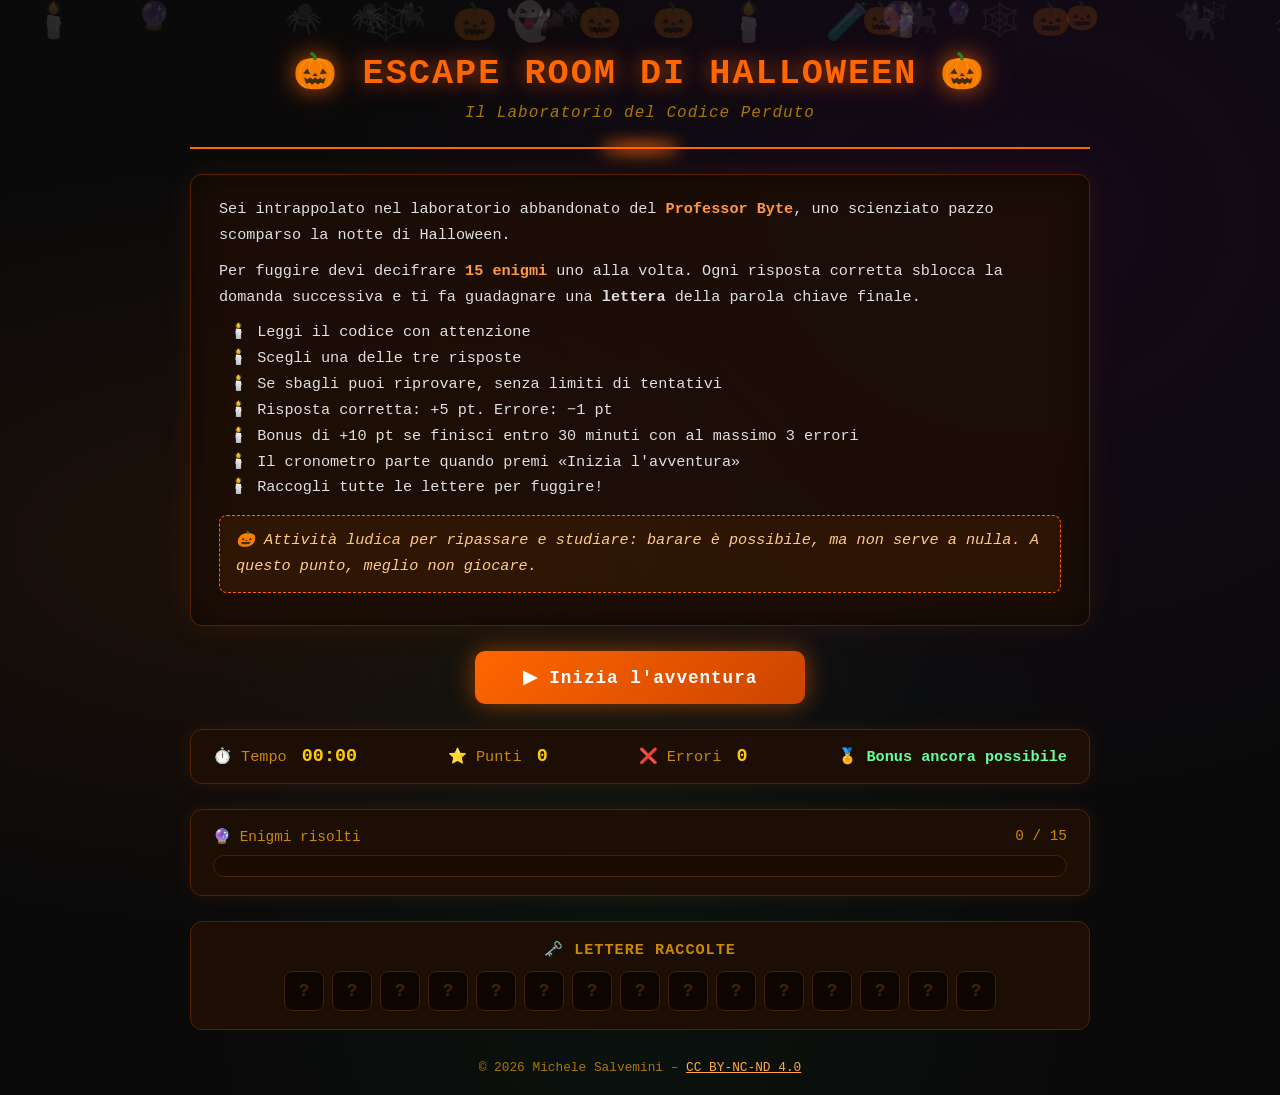
<file: c/escape-room/il-laboratorio-del-codice-perduto/index.html>
<!DOCTYPE html>
<!--
    Autore: Michele Salvemini
    Classe: Seconda o Terza (primo approccio ai linguaggi C e C++)
    Argomento: Operatori di assegnamento composti, pre/post incremento e decremento,
               assegnazione all'interno di un'espressione (doppia assegnazione)
    Obiettivo: Escape room a enigmi a risposta multipla per esercitarsi a tracciare
               il valore delle variabili con questi operatori, con cronometro e punteggio
    Versione: 2.2
    Data: 11/10/2026
    Licenza: CC BY-NC-ND 4.0 - https://creativecommons.org/licenses/by-nc-nd/4.0/
    File: index.html (struttura) - style.css (stile) - script.js (comportamento)
-->
<html lang="it">
    <head>
        <meta charset="UTF-8">
        <meta name="viewport" content="width=device-width, initial-scale=1.0">
        <meta name="author" content="Michele Salvemini">
        <meta name="description" content="Escape room di Halloween per esercitarsi con gli operatori di assegnamento composti, il pre e post incremento/decremento e l'assegnazione all'interno di un'espressione (doppia assegnazione) in C/C++.">
        <meta name="keywords" content="informatica, programmazione, C, C++, operatori di assegnamento composti, pre-incremento, post-incremento, decremento, doppia assegnazione, modulo, escape room, ripasso, Halloween, liceo scientifico scienze applicate">
        <title>🎃 Escape Room di Halloween</title>
        <link rel="stylesheet" href="style.css">
        <link rel="license" href="https://creativecommons.org/licenses/by-nc-nd/4.0/">
    </head>
    <body>
        <!-- ============================================================
             STRUTTURA
             ============================================================ -->

        <!-- Contenitore delle particelle decorative, popolato dallo script -->
        <div class="particles" id="particles"></div>

        <div class="container">
            <header>
                <h1>🎃 ESCAPE ROOM DI HALLOWEEN 🎃</h1>
                <p class="subtitle">Il Laboratorio del Codice Perduto</p>
            </header>

            <div class="intro">
                <p>
                    Sei intrappolato nel laboratorio abbandonato del
                    <span class="highlight">Professor Byte</span>, uno scienziato pazzo
                    scomparso la notte di Halloween.
                </p>
                <p>
                    Per fuggire devi decifrare <span class="highlight"><span id="totale-enigmi">15</span> enigmi</span>
                    uno alla volta. Ogni risposta corretta sblocca la domanda successiva
                    e ti fa guadagnare una <strong>lettera</strong> della parola chiave finale.
                </p>
                <ul>
                    <li>Leggi il codice con attenzione</li>
                    <li>Scegli una delle tre risposte</li>
                    <li>Se sbagli puoi riprovare, senza limiti di tentativi</li>
                    <li>Risposta corretta: +<span id="regola-punti">5</span> pt. Errore: −<span id="regola-penalita">1</span> pt</li>
                    <li>
                        Bonus di +<span id="regola-bonus">10</span> pt se finisci entro
                        <span id="regola-minuti">30</span> minuti con al massimo
                        <span id="regola-errori">3</span> errori
                    </li>
                    <li>Il cronometro parte quando premi «Inizia l'avventura»</li>
                    <li>Raccogli tutte le lettere per fuggire!</li>
                </ul>
                <p class="notice">
                    🎃 Attività ludica per ripassare e studiare: barare è possibile, ma non serve a nulla.
                    A questo punto, meglio non giocare.
                </p>
            </div>

            <!-- Pulsante di avvio: il cronometro parte solo dopo aver letto le regole -->
            <div class="start-area" id="start-area">
                <button class="start-btn" id="start-btn" type="button">▶ Inizia l'avventura</button>
            </div>

            <!-- Cronometro, punteggio, errori e stato del bonus, aggiornati dallo script -->
            <div class="stats-panel">
                <div class="stat">⏱️ Tempo <span class="stat-value" id="timer-text">00:00</span></div>
                <div class="stat">⭐ Punti <span class="stat-value" id="score-text">0</span></div>
                <div class="stat">❌ Errori <span class="stat-value" id="errors-text">0</span></div>
                <div class="bonus-badge bonus-ok" id="bonus-text">🏅 Bonus ancora possibile</div>
            </div>

            <div class="progress-bar-container">
                <div class="progress-label">
                    <span>🔮 Enigmi risolti</span>
                    <span id="progress-text">0 / 15</span>
                </div>
                <div class="progress-track">
                    <div class="progress-fill" id="progress-fill"></div>
                </div>
            </div>

            <!-- Area in cui lo script inserisce l'enigma corrente -->
            <div id="card-area"></div>

            <div class="letters-collected" id="letters-box">
                <h3>🗝️ LETTERE RACCOLTE</h3>
                <div class="letters-row" id="letters-row"></div>
            </div>

            <div class="final-section" id="final-section">
                <h2>🗝️ IL LUCCHETTO SI È APERTO! 🗝️</h2>
                <p class="final-label">La parola chiave che hai raccolto è:</p>
                <div class="key-display" id="key-display"></div>
                <table class="summary-table">
                    <tr>
                        <th>⏱️ Tempo impiegato</th>
                        <td id="sum-tempo"></td>
                    </tr>
                    <tr>
                        <th>✅ Risposte corrette</th>
                        <td id="sum-corrette"></td>
                    </tr>
                    <tr>
                        <th>❌ Errori commessi</th>
                        <td id="sum-errori"></td>
                    </tr>
                    <tr>
                        <th>🏅 Bonus</th>
                        <td id="sum-bonus"></td>
                    </tr>
                    <tr class="total-row">
                        <th>⭐ Punteggio totale</th>
                        <td id="sum-totale"></td>
                    </tr>
                </table>
                <div class="final-message">
                    <span class="emoji">🚪✨</span>
                    Complimenti! Hai sconfitto il Professor Byte e sei fuggito dal laboratorio.<br>
                    La notte di Halloween è salva... per ora. 🎃
                </div>
                <p class="final-note">📸 Mostra questa schermata al docente per il riconoscimento del punteggio.</p>
                <button class="reset-btn" id="reset-btn" type="button">🔄 Ricomincia l'avventura</button>
            </div>

            <footer class="license-note">
                <p>
                    © 2026 Michele Salvemini –
                    <a href="https://creativecommons.org/licenses/by-nc-nd/4.0/" rel="license noopener" target="_blank">CC BY-NC-ND 4.0</a>
                </p>
            </footer>
        </div>

        <script src="script.js"></script>
    </body>
</html>
</file>
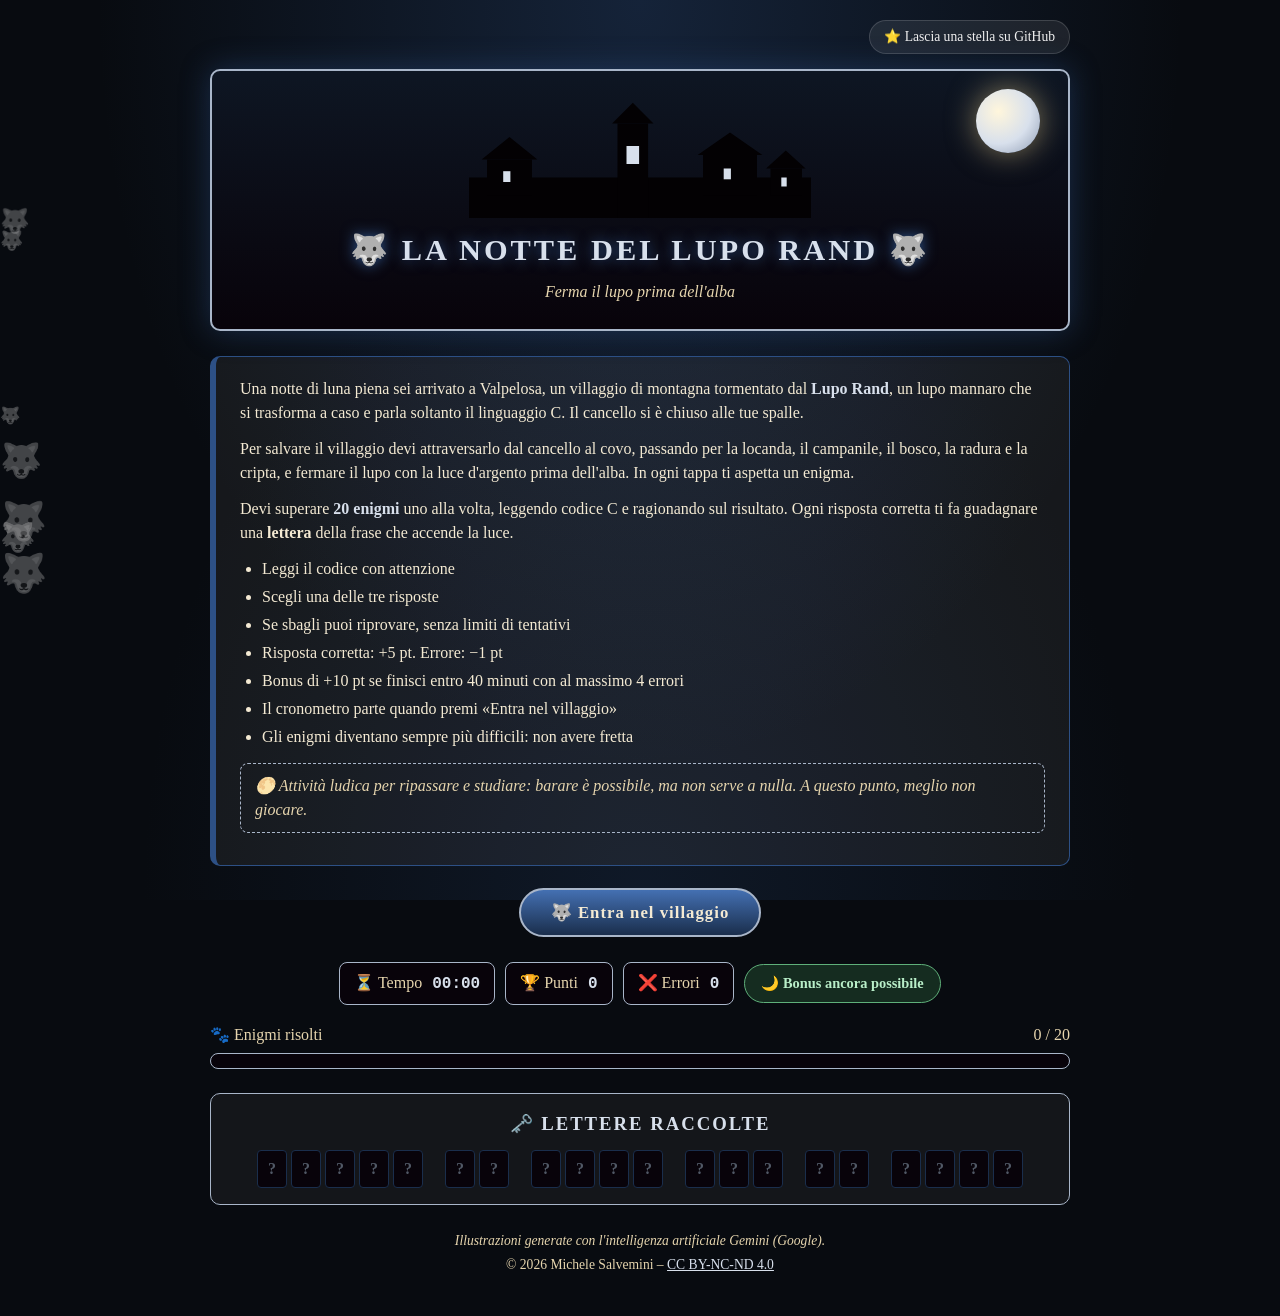
<file: c/escape-room/la-notte-del-lupo-rand/index.html>
<!DOCTYPE html>
<!--
    Autore: Michele Salvemini
    Classe: studenti che hanno svolto le esercitazioni di C sulla struttura sequenza (SEQ010-SEQ270)
    Argomento: Linguaggio C - struttura sequenza, operatori, char/ASCII e numeri casuali
    Obiettivo: Escape room a enigmi a risposta multipla per ripassare la lettura del codice C, con cronometro e punteggio
    Versione: 1.0
    Data: 28/10/2026
    Licenza: CC BY-NC-ND 4.0 - https://creativecommons.org/licenses/by-nc-nd/4.0/
    File: index.html (struttura) - style.css (stile) - script.js (comportamento)
-->
<html lang="it">
    <head>
        <meta charset="UTF-8">
        <meta name="viewport" content="width=device-width, initial-scale=1.0">
        <meta name="author" content="Michele Salvemini">
        <meta name="description" content="Escape room a tema lupi mannari per ripassare il linguaggio C: struttura sequenza, operatori, char e ASCII, numeri e caratteri casuali con rand().">
        <meta name="keywords" content="informatica, linguaggio C, struttura sequenza, printf, scanf, rand, ASCII, cast, escape room, ripasso, lupi mannari, liceo scientifico scienze applicate">
        <title>🐺 La Notte del Lupo Rand</title>
        <link rel="stylesheet" href="style.css">
        <link rel="license" href="https://creativecommons.org/licenses/by-nc-nd/4.0/">
    </head>
    <body>
        <!-- ============================================================
             STRUTTURA
             ============================================================ -->

        <!-- Contenitore di lupi e gocce di pioggia decorativi, popolato dallo script -->
        <div class="particles" id="particles"></div>

        <div class="container">
			<div class="github-star-top">
                <a href="https://github.com/micsalv/didattica-informatica" target="_blank" rel="noopener">
                    ⭐ Lascia una stella su GitHub
                </a>
            </div>
            <header class="hero">
                <div class="moon"></div>

                <!-- Silhouette decorativa del villaggio, disegnata con forme SVG -->
                <svg class="castle" viewBox="0 0 400 130" role="img" aria-label="Silhouette del villaggio di Valpelosa">
                    <g class="castle-body">
                        <rect x="10" y="85" width="380" height="45"></rect>
                        <rect x="30" y="65" width="50" height="40"></rect>
                        <polygon points="24,65 55,40 86,65"></polygon>
                        <rect x="175" y="25" width="34" height="105"></rect>
                        <polygon points="169,25 192,2 215,25"></polygon>
                        <rect x="270" y="60" width="60" height="45"></rect>
                        <polygon points="264,60 300,35 336,60"></polygon>
                        <rect x="345" y="75" width="35" height="30"></rect>
                        <polygon points="340,75 362,55 384,75"></polygon>
                    </g>
                    <g class="castle-windows">
                        <rect x="48" y="78" width="8" height="12"></rect>
                        <rect x="185" y="50" width="14" height="20"></rect>
                        <rect x="293" y="75" width="8" height="12"></rect>
                        <rect x="357" y="85" width="6" height="10"></rect>
                    </g>
                </svg>

                <h1>🐺 LA NOTTE DEL LUPO RAND 🐺</h1>
                <p class="subtitle">Ferma il lupo prima dell'alba</p>
            </header>

            <div class="intro">
                <p>
                    Una notte di luna piena sei arrivato a Valpelosa, un villaggio di montagna tormentato dal
                    <span class="highlight">Lupo Rand</span>, un lupo mannaro che si trasforma a caso e parla soltanto
                    il linguaggio C. Il cancello si è chiuso alle tue spalle.
                </p>
                <p>
                    Per salvare il villaggio devi attraversarlo dal cancello al covo, passando per la locanda, il campanile,
                    il bosco, la radura e la cripta, e fermare il lupo con la luce d'argento prima dell'alba.
                    In ogni tappa ti aspetta un enigma.
                </p>
                <p>
                    Devi superare <span class="highlight"><span id="totale-enigmi">20</span> enigmi</span>
                    uno alla volta, leggendo codice C e ragionando sul risultato. Ogni risposta corretta
                    ti fa guadagnare una <strong>lettera</strong> della frase che accende la luce.
                </p>
                <ul>
                    <li>Leggi il codice con attenzione</li>
                    <li>Scegli una delle tre risposte</li>
                    <li>Se sbagli puoi riprovare, senza limiti di tentativi</li>
                    <li>Risposta corretta: +<span id="regola-punti">5</span> pt. Errore: −<span id="regola-penalita">1</span> pt</li>
                    <li>
                        Bonus di +<span id="regola-bonus">10</span> pt se finisci entro
                        <span id="regola-minuti">40</span> minuti con al massimo
                        <span id="regola-errori">4</span> errori
                    </li>
                    <li>Il cronometro parte quando premi «Entra nel villaggio»</li>
                    <li>Gli enigmi diventano sempre più difficili: non avere fretta</li>
                </ul>
                <p class="notice">
                    🌕 Attività ludica per ripassare e studiare: barare è possibile, ma non serve a nulla.
                    A questo punto, meglio non giocare.
                </p>
            </div>

            <!-- Pulsante di avvio: il cronometro parte solo dopo aver letto le regole -->
            <div class="start-area" id="start-area">
                <button class="start-btn" id="start-btn" type="button">🐺 Entra nel villaggio</button>
            </div>

            <!-- Cronometro, punteggio, errori e stato del bonus, aggiornati dallo script -->
            <div class="stats-panel">
                <div class="stat">⏳ Tempo <span class="stat-value" id="timer-text">00:00</span></div>
                <div class="stat">🏆 Punti <span class="stat-value" id="score-text">0</span></div>
                <div class="stat">❌ Errori <span class="stat-value" id="errors-text">0</span></div>
                <div class="bonus-badge bonus-ok" id="bonus-text">🌙 Bonus ancora possibile</div>
            </div>

            <div class="progress-bar-container">
                <div class="progress-label">
                    <span>🐾 Enigmi risolti</span>
                    <span id="progress-text">0 / 20</span>
                </div>
                <div class="progress-track">
                    <div class="progress-fill" id="progress-fill"></div>
                </div>
            </div>

            <!-- Area in cui lo script inserisce l'enigma corrente -->
            <div id="card-area"></div>

            <div class="letters-collected" id="letters-box">
                <h3>🗝️ LETTERE RACCOLTE</h3>
                <div class="letters-row" id="letters-row"></div>
            </div>

            <div class="final-section" id="final-section">
                <h2>🌅 IL LUPO È FERMO! 🌅</h2>
                <p class="final-label">La frase che hai raccolto è:</p>
                <div class="key-display" id="key-display"></div>

                <!-- Riepilogo scritto con una lista descrittiva: ogni voce è una coppia termine-valore -->
                <dl class="summary-list">
                    <dt>⏳ Tempo impiegato</dt>
                    <dd id="sum-tempo"></dd>
                    <dt>✅ Risposte corrette</dt>
                    <dd id="sum-corrette"></dd>
                    <dt>❌ Errori commessi</dt>
                    <dd id="sum-errori"></dd>
                    <dt>🌙 Bonus</dt>
                    <dd id="sum-bonus"></dd>
                    <dt class="total-term">🏆 Punteggio totale</dt>
                    <dd class="total-detail" id="sum-totale"></dd>
                </dl>

                <div class="final-message">
                    <span class="emoji">🌕🐺</span>
                    Complimenti! La luce d'argento colpisce il Lupo Rand: il lupo torna uomo e Valpelosa è salva.<br>
                    L'alba è arrivata. Per questa notte sei al sicuro. 🐺
                </div>
                <p class="final-note">📸 Mostra questa schermata al docente per il riconoscimento del punteggio.</p>
                <button class="reset-btn" id="reset-btn" type="button">🔄 Ricomincia l'avventura</button>
            </div>

            <footer class="license-note">
                <p class="credits">Illustrazioni generate con l'intelligenza artificiale Gemini (Google).</p>
                <p>
                    © 2026 Michele Salvemini –
                    <a href="https://creativecommons.org/licenses/by-nc-nd/4.0/" rel="license noopener" target="_blank">CC BY-NC-ND 4.0</a>
                </p>
            </footer>
        </div>

        <script src="script.js"></script>
    </body>
</html>
</file>
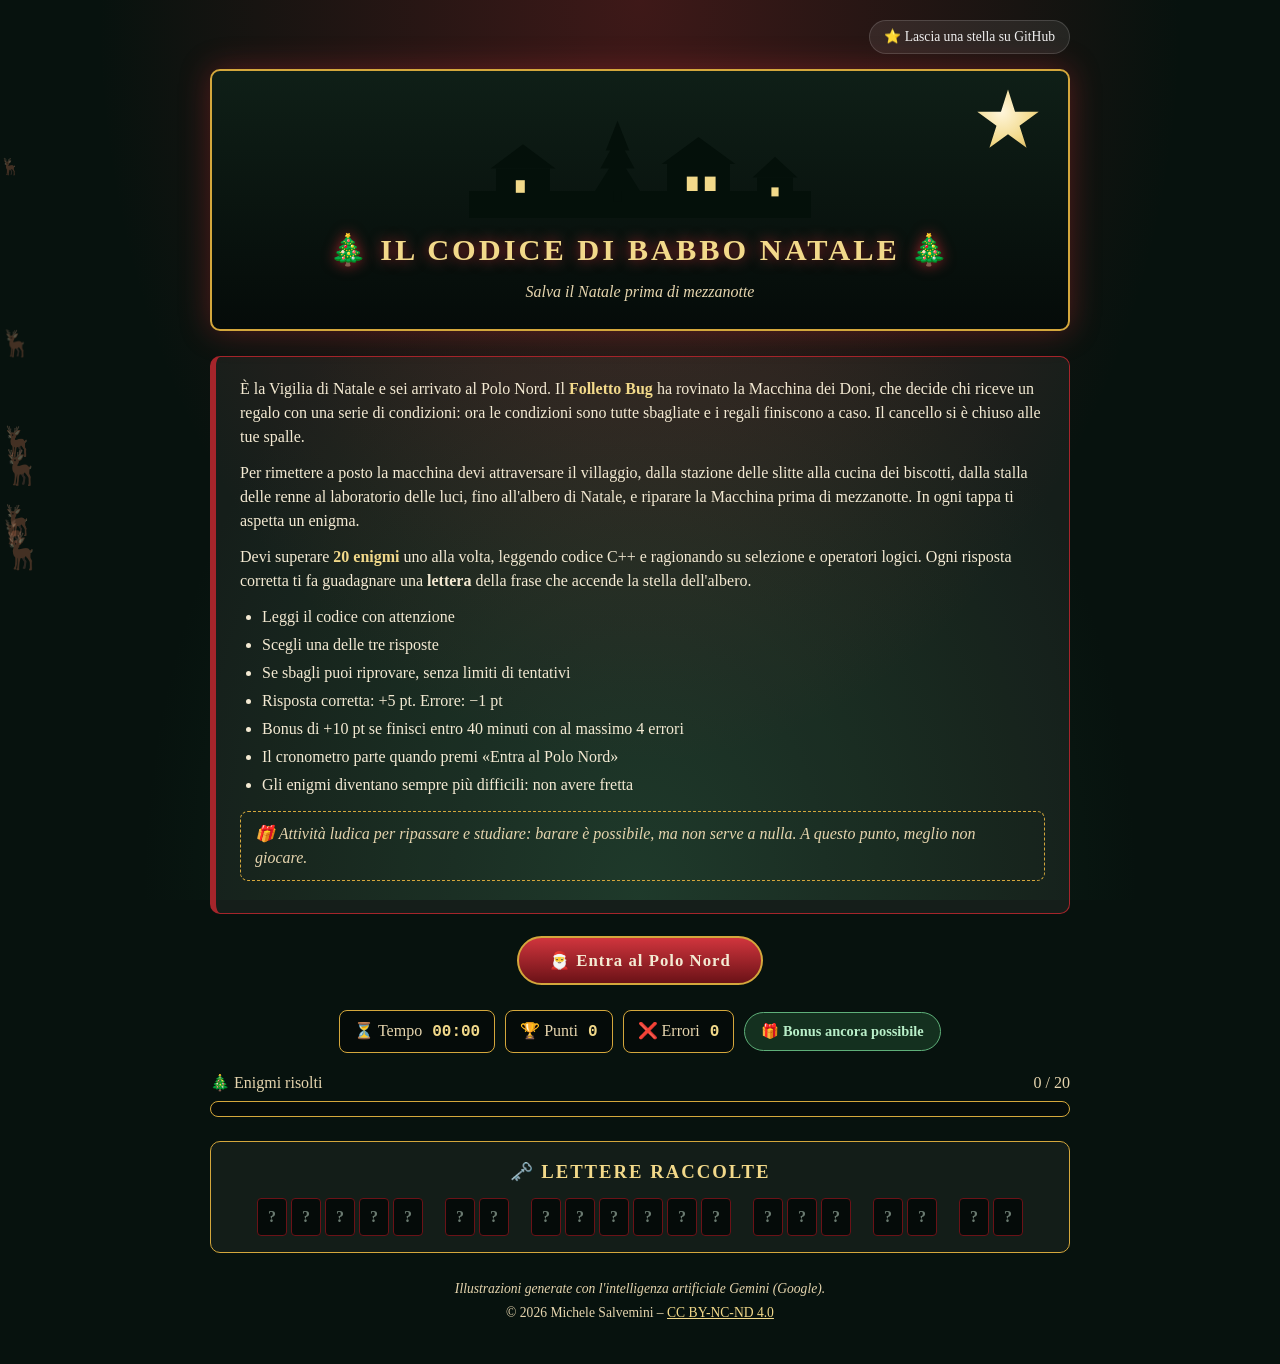
<file: cpp/escape-room/il-codice-di-babbo-natale/index.html>
<!DOCTYPE html>
<!--
    Autore: Michele Salvemini
    Classe: studenti che hanno svolto le esercitazioni di C++ sulla struttura di selezione e sugli operatori logici (SEL010-SEL250, LOG010-LOG170)
    Argomento: Linguaggio C++ - struttura di selezione (if, if-else, if annidati, catena if-else if) e operatori logici (&&, ||, !)
    Obiettivo: Escape room a enigmi a risposta multipla per ripassare la lettura del codice C++, con cronometro e punteggio
    Versione: 1.0
    Data: 20/11/2026
    Licenza: CC BY-NC-ND 4.0 - https://creativecommons.org/licenses/by-nc-nd/4.0/
    File: index.html (struttura) - style.css (stile) - script.js (comportamento)
-->
<html lang="it">
    <head>
        <meta charset="UTF-8">
        <meta name="viewport" content="width=device-width, initial-scale=1.0">
        <meta name="author" content="Michele Salvemini">
        <meta name="description" content="Escape room a tema natalizio per ripassare il linguaggio C++: struttura di selezione, if annidati, catena if-else if e operatori logici &&, || e !.">
        <meta name="keywords" content="informatica, linguaggio C++, selezione, if, else, operatori logici, tavola di verità, escape room, ripasso, Natale, liceo scientifico scienze applicate">
        <title>🎄 Il Codice di Babbo Natale</title>
        <link rel="stylesheet" href="style.css">
        <link rel="license" href="https://creativecommons.org/licenses/by-nc-nd/4.0/">
    </head>
    <body>
        <!-- ============================================================
             STRUTTURA
             ============================================================ -->

        <!-- Contenitore di renne e fiocchi di neve decorativi, popolato dallo script -->
        <div class="particles" id="particles"></div>

        <div class="container">
            <div class="github-star-top">
                <a href="https://github.com/micsalv/didattica-informatica" target="_blank" rel="noopener">
                    ⭐ Lascia una stella su GitHub
                </a>
            </div>
            <header class="hero">
                <div class="stella"></div>

                <!-- Silhouette decorativa del villaggio di Babbo Natale, disegnata con forme SVG -->
                <svg class="villaggio" viewBox="0 0 400 130" role="img" aria-label="Silhouette del villaggio di Babbo Natale con casette e abeti">
                    <g class="villaggio-corpo">
                        <rect x="10" y="100" width="380" height="30"></rect>
                        <rect x="40" y="75" width="60" height="45"></rect>
                        <polygon points="34,75 70,48 106,75"></polygon>
                        <rect x="230" y="70" width="70" height="50"></rect>
                        <polygon points="224,70 265,40 306,70"></polygon>
                        <rect x="330" y="85" width="40" height="35"></rect>
                        <polygon points="325,85 350,62 375,85"></polygon>
                        <polygon points="150,100 175,60 200,100"></polygon>
                        <polygon points="156,75 175,40 194,75"></polygon>
                        <polygon points="162,55 175,22 188,55"></polygon>
                        <rect x="171" y="100" width="8" height="12"></rect>
                    </g>
                    <g class="villaggio-finestre">
                        <rect x="62" y="88" width="10" height="14"></rect>
                        <rect x="252" y="84" width="12" height="16"></rect>
                        <rect x="272" y="84" width="12" height="16"></rect>
                        <rect x="346" y="96" width="8" height="10"></rect>
                    </g>
                </svg>

                <h1>🎄 IL CODICE DI BABBO NATALE 🎄</h1>
                <p class="subtitle">Salva il Natale prima di mezzanotte</p>
            </header>

            <div class="intro">
                <p>
                    È la Vigilia di Natale e sei arrivato al Polo Nord. Il <span class="highlight">Folletto Bug</span>
                    ha rovinato la Macchina dei Doni, che decide chi riceve un regalo con una serie di condizioni:
                    ora le condizioni sono tutte sbagliate e i regali finiscono a caso. Il cancello si è chiuso alle tue spalle.
                </p>
                <p>
                    Per rimettere a posto la macchina devi attraversare il villaggio, dalla stazione delle slitte
                    alla cucina dei biscotti, dalla stalla delle renne al laboratorio delle luci, fino all'albero
                    di Natale, e riparare la Macchina prima di mezzanotte. In ogni tappa ti aspetta un enigma.
                </p>
                <p>
                    Devi superare <span class="highlight"><span id="totale-enigmi">20</span> enigmi</span>
                    uno alla volta, leggendo codice C++ e ragionando su selezione e operatori logici. Ogni risposta corretta
                    ti fa guadagnare una <strong>lettera</strong> della frase che accende la stella dell'albero.
                </p>
                <ul>
                    <li>Leggi il codice con attenzione</li>
                    <li>Scegli una delle tre risposte</li>
                    <li>Se sbagli puoi riprovare, senza limiti di tentativi</li>
                    <li>Risposta corretta: +<span id="regola-punti">5</span> pt. Errore: −<span id="regola-penalita">1</span> pt</li>
                    <li>
                        Bonus di +<span id="regola-bonus">10</span> pt se finisci entro
                        <span id="regola-minuti">40</span> minuti con al massimo
                        <span id="regola-errori">4</span> errori
                    </li>
                    <li>Il cronometro parte quando premi «Entra al Polo Nord»</li>
                    <li>Gli enigmi diventano sempre più difficili: non avere fretta</li>
                </ul>
                <p class="notice">
                    🎁 Attività ludica per ripassare e studiare: barare è possibile, ma non serve a nulla.
                    A questo punto, meglio non giocare.
                </p>
            </div>

            <!-- Pulsante di avvio: il cronometro parte solo dopo aver letto le regole -->
            <div class="start-area" id="start-area">
                <button class="start-btn" id="start-btn" type="button">🎅 Entra al Polo Nord</button>
            </div>

            <!-- Cronometro, punteggio, errori e stato del bonus, aggiornati dallo script -->
            <div class="stats-panel">
                <div class="stat">⏳ Tempo <span class="stat-value" id="timer-text">00:00</span></div>
                <div class="stat">🏆 Punti <span class="stat-value" id="score-text">0</span></div>
                <div class="stat">❌ Errori <span class="stat-value" id="errors-text">0</span></div>
                <div class="bonus-badge bonus-ok" id="bonus-text">🎁 Bonus ancora possibile</div>
            </div>

            <div class="progress-bar-container">
                <div class="progress-label">
                    <span>🎄 Enigmi risolti</span>
                    <span id="progress-text">0 / 20</span>
                </div>
                <div class="progress-track">
                    <div class="progress-fill" id="progress-fill"></div>
                </div>
            </div>

            <!-- Area in cui lo script inserisce l'enigma corrente -->
            <div id="card-area"></div>

            <div class="letters-collected" id="letters-box">
                <h3>🗝️ LETTERE RACCOLTE</h3>
                <div class="letters-row" id="letters-row"></div>
            </div>

            <div class="final-section" id="final-section">
                <h2>🌟 LA STELLA È ACCESA! 🌟</h2>
                <p class="final-label">La frase che hai raccolto è:</p>
                <div class="key-display" id="key-display"></div>

                <!-- Riepilogo scritto con una lista descrittiva: ogni voce è una coppia termine-valore -->
                <dl class="summary-list">
                    <dt>⏳ Tempo impiegato</dt>
                    <dd id="sum-tempo"></dd>
                    <dt>✅ Risposte corrette</dt>
                    <dd id="sum-corrette"></dd>
                    <dt>❌ Errori commessi</dt>
                    <dd id="sum-errori"></dd>
                    <dt>🎁 Bonus</dt>
                    <dd id="sum-bonus"></dd>
                    <dt class="total-term">🏆 Punteggio totale</dt>
                    <dd class="total-detail" id="sum-totale"></dd>
                </dl>

                <div class="final-message">
                    <span class="emoji">🎄🎅</span>
                    Complimenti! La stella si accende sulla cima dell'albero: la Macchina dei Doni funziona di nuovo
                    e i regali arriveranno a tutti i bambini.<br>
                    Il Natale è salvo. Buon Natale! 🎄
                </div>
                <p class="final-note">📸 Mostra questa schermata al docente per il riconoscimento del punteggio.</p>
                <button class="reset-btn" id="reset-btn" type="button">🔄 Ricomincia l'avventura</button>
            </div>

            <footer class="license-note">
                <p class="credits">Illustrazioni generate con l'intelligenza artificiale Gemini (Google).</p>
                <p>
                    © 2026 Michele Salvemini –
                    <a href="https://creativecommons.org/licenses/by-nc-nd/4.0/" rel="license noopener" target="_blank">CC BY-NC-ND 4.0</a>
                </p>
            </footer>
        </div>

        <script src="script.js"></script>
    </body>
</html>
</file>
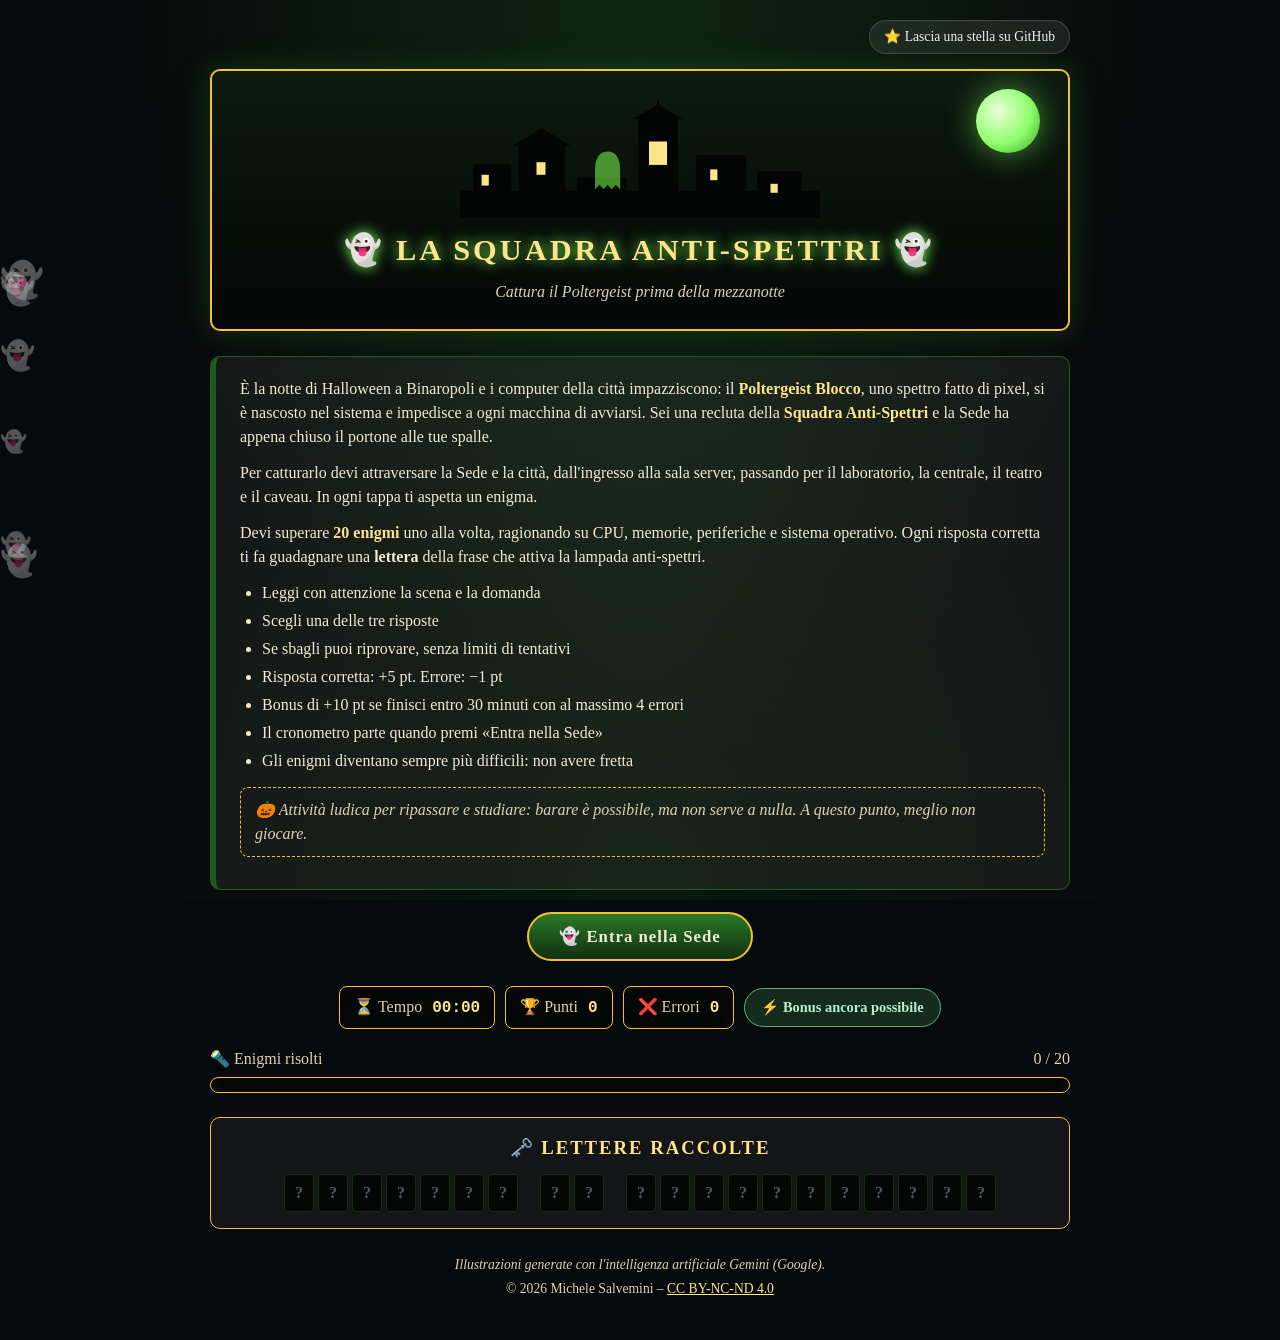
<file: fondamenti-informatica/escape-room/squadra-anti-spettri/index.html>
<!DOCTYPE html>
<!--
    Autore: Michele Salvemini
    Classe: Prime - studenti che hanno studiato le dispense Lez07 (Architettura degli Elaboratori) e Lez08 (Il Sistema Operativo)
    Argomento: Fondamenti di Informatica - architettura degli elaboratori e sistema operativo
    Obiettivo: Escape room a enigmi a risposta multipla per ripassare architettura degli elaboratori e sistema operativo, con cronometro e punteggio
    Versione: 1.0
    Data: 02/11/2026
    Licenza: CC BY-NC-ND 4.0 - https://creativecommons.org/licenses/by-nc-nd/4.0/
    File: index.html (struttura) - style.css (stile) - script.js (comportamento)
-->
<html lang="it">
    <head>
        <meta charset="UTF-8">
        <meta name="viewport" content="width=device-width, initial-scale=1.0">
        <meta name="author" content="Michele Salvemini">
        <meta name="description" content="Escape room a tema Halloween con la Squadra Anti-Spettri per ripassare architettura degli elaboratori e sistema operativo: CPU, memorie, periferiche, kernel, processi, driver, file system e bootstrap.">
        <meta name="keywords" content="informatica, architettura degli elaboratori, sistema operativo, CPU, RAM, kernel, processi, driver, bootstrap, escape room, ripasso, Halloween, liceo scientifico scienze applicate">
        <title>👻 La Squadra Anti-Spettri</title>
        <link rel="stylesheet" href="style.css">
        <link rel="license" href="https://creativecommons.org/licenses/by-nc-nd/4.0/">
    </head>
    <body>
        <!-- ============================================================
             STRUTTURA
             ============================================================ -->

        <!-- Contenitore di fantasmi e gocce di ectoplasma decorativi, popolato dallo script -->
        <div class="particles" id="particles"></div>

        <div class="container">
			<div class="github-star-top">
                <a href="https://github.com/micsalv/didattica-informatica" target="_blank" rel="noopener">
                    ⭐ Lascia una stella su GitHub
                </a>
            </div>
            <header class="hero">
                <div class="moon"></div>

                <!-- Silhouette decorativa della Sede, disegnata con forme SVG -->
                <svg class="castle" viewBox="0 0 400 130" role="img" aria-label="Silhouette della Sede della Squadra Anti-Spettri a Binaropoli">
                    <g class="castle-body">
                        <rect x="0" y="100" width="400" height="30"></rect>
                        <rect x="15" y="70" width="42" height="60"></rect>
                        <rect x="65" y="50" width="52" height="80"></rect>
                        <polygon points="59,50 91,30 123,50"></polygon>
                        <rect x="130" y="85" width="55" height="45"></rect>
                        <rect x="198" y="20" width="44" height="110"></rect>
                        <polygon points="192,20 220,4 248,20"></polygon>
                        <rect x="219" y="0" width="2" height="6"></rect>
                        <rect x="262" y="60" width="56" height="70"></rect>
                        <rect x="330" y="78" width="50" height="52"></rect>
                    </g>
                    <g class="castle-windows">
                        <rect x="24" y="82" width="8" height="12"></rect>
                        <rect x="85" y="68" width="10" height="14"></rect>
                        <rect x="210" y="45" width="20" height="26"></rect>
                        <rect x="278" y="76" width="8" height="12"></rect>
                        <rect x="345" y="92" width="8" height="10"></rect>
                    </g>
                    <path class="castle-ghost" d="M150 78 q0 -22 14 -22 q14 0 14 22 v20 l-5 -5 l-4.5 5 l-4.5 -5 l-4.5 5 l-4.5 -5 l-5 5 z"></path>
                </svg>

                <h1>👻 LA SQUADRA ANTI-SPETTRI 👻</h1>
                <p class="subtitle">Cattura il Poltergeist prima della mezzanotte</p>
            </header>

            <div class="intro">
                <p>
                    È la notte di Halloween a Binaropoli e i computer della città impazziscono: il
                    <span class="highlight">Poltergeist Blocco</span>, uno spettro fatto di pixel, si è nascosto nel
                    sistema e impedisce a ogni macchina di avviarsi. Sei una recluta della
                    <span class="highlight">Squadra Anti-Spettri</span> e la Sede ha appena chiuso il portone alle tue spalle.
                </p>
                <p>
                    Per catturarlo devi attraversare la Sede e la città, dall'ingresso alla sala server, passando per
                    il laboratorio, la centrale, il teatro e il caveau. In ogni tappa ti aspetta un enigma.
                </p>
                <p>
                    Devi superare <span class="highlight"><span id="totale-enigmi">20</span> enigmi</span>
                    uno alla volta, ragionando su CPU, memorie, periferiche e sistema operativo. Ogni risposta corretta
                    ti fa guadagnare una <strong>lettera</strong> della frase che attiva la lampada anti-spettri.
                </p>
                <ul>
                    <li>Leggi con attenzione la scena e la domanda</li>
                    <li>Scegli una delle tre risposte</li>
                    <li>Se sbagli puoi riprovare, senza limiti di tentativi</li>
                    <li>Risposta corretta: +<span id="regola-punti">5</span> pt. Errore: −<span id="regola-penalita">1</span> pt</li>
                    <li>
                        Bonus di +<span id="regola-bonus">10</span> pt se finisci entro
                        <span id="regola-minuti">30</span> minuti con al massimo
                        <span id="regola-errori">4</span> errori
                    </li>
                    <li>Il cronometro parte quando premi «Entra nella Sede»</li>
                    <li>Gli enigmi diventano sempre più difficili: non avere fretta</li>
                </ul>
                <p class="notice">
                    🎃 Attività ludica per ripassare e studiare: barare è possibile, ma non serve a nulla.
                    A questo punto, meglio non giocare.
                </p>
            </div>

            <!-- Pulsante di avvio: il cronometro parte solo dopo aver letto le regole -->
            <div class="start-area" id="start-area">
                <button class="start-btn" id="start-btn" type="button">👻 Entra nella Sede</button>
            </div>

            <!-- Cronometro, punteggio, errori e stato del bonus, aggiornati dallo script -->
            <div class="stats-panel">
                <div class="stat">⏳ Tempo <span class="stat-value" id="timer-text">00:00</span></div>
                <div class="stat">🏆 Punti <span class="stat-value" id="score-text">0</span></div>
                <div class="stat">❌ Errori <span class="stat-value" id="errors-text">0</span></div>
                <div class="bonus-badge bonus-ok" id="bonus-text">⚡ Bonus ancora possibile</div>
            </div>

            <div class="progress-bar-container">
                <div class="progress-label">
                    <span>🔦 Enigmi risolti</span>
                    <span id="progress-text">0 / 20</span>
                </div>
                <div class="progress-track">
                    <div class="progress-fill" id="progress-fill"></div>
                </div>
            </div>

            <!-- Area in cui lo script inserisce l'enigma corrente -->
            <div id="card-area"></div>

            <div class="letters-collected" id="letters-box">
                <h3>🗝️ LETTERE RACCOLTE</h3>
                <div class="letters-row" id="letters-row"></div>
            </div>

            <div class="final-section" id="final-section">
                <h2>🔦 POLTERGEIST CATTURATO! 🔦</h2>
                <p class="final-label">La frase che hai raccolto è:</p>
                <div class="key-display" id="key-display"></div>

                <!-- Riepilogo scritto con una lista descrittiva: ogni voce è una coppia termine-valore -->
                <dl class="summary-list">
                    <dt>⏳ Tempo impiegato</dt>
                    <dd id="sum-tempo"></dd>
                    <dt>✅ Risposte corrette</dt>
                    <dd id="sum-corrette"></dd>
                    <dt>❌ Errori commessi</dt>
                    <dd id="sum-errori"></dd>
                    <dt>⚡ Bonus</dt>
                    <dd id="sum-bonus"></dd>
                    <dt class="total-term">🏆 Punteggio totale</dt>
                    <dd class="total-detail" id="sum-totale"></dd>
                </dl>

                <div class="final-message">
                    <span class="emoji">🎃👻</span>
                    Complimenti! Il fascio della lampada avvolge il Poltergeist Blocco: lo spettro torna nel suo contenitore e i computer di Binaropoli si riavviano.<br>
                    La città è salva e la Squadra ha un nuovo membro. 👻
                </div>
                <p class="final-note">📸 Mostra questa schermata al docente per il riconoscimento del punteggio.</p>
                <button class="reset-btn" id="reset-btn" type="button">🔄 Ricomincia l'avventura</button>
            </div>

            <footer class="license-note">
                <p class="credits">Illustrazioni generate con l'intelligenza artificiale Gemini (Google).</p>
                <p>
                    © 2026 Michele Salvemini –
                    <a href="https://creativecommons.org/licenses/by-nc-nd/4.0/" rel="license noopener" target="_blank">CC BY-NC-ND 4.0</a>
                </p>
            </footer>
        </div>

        <script src="script.js"></script>
    </body>
</html>
</file>
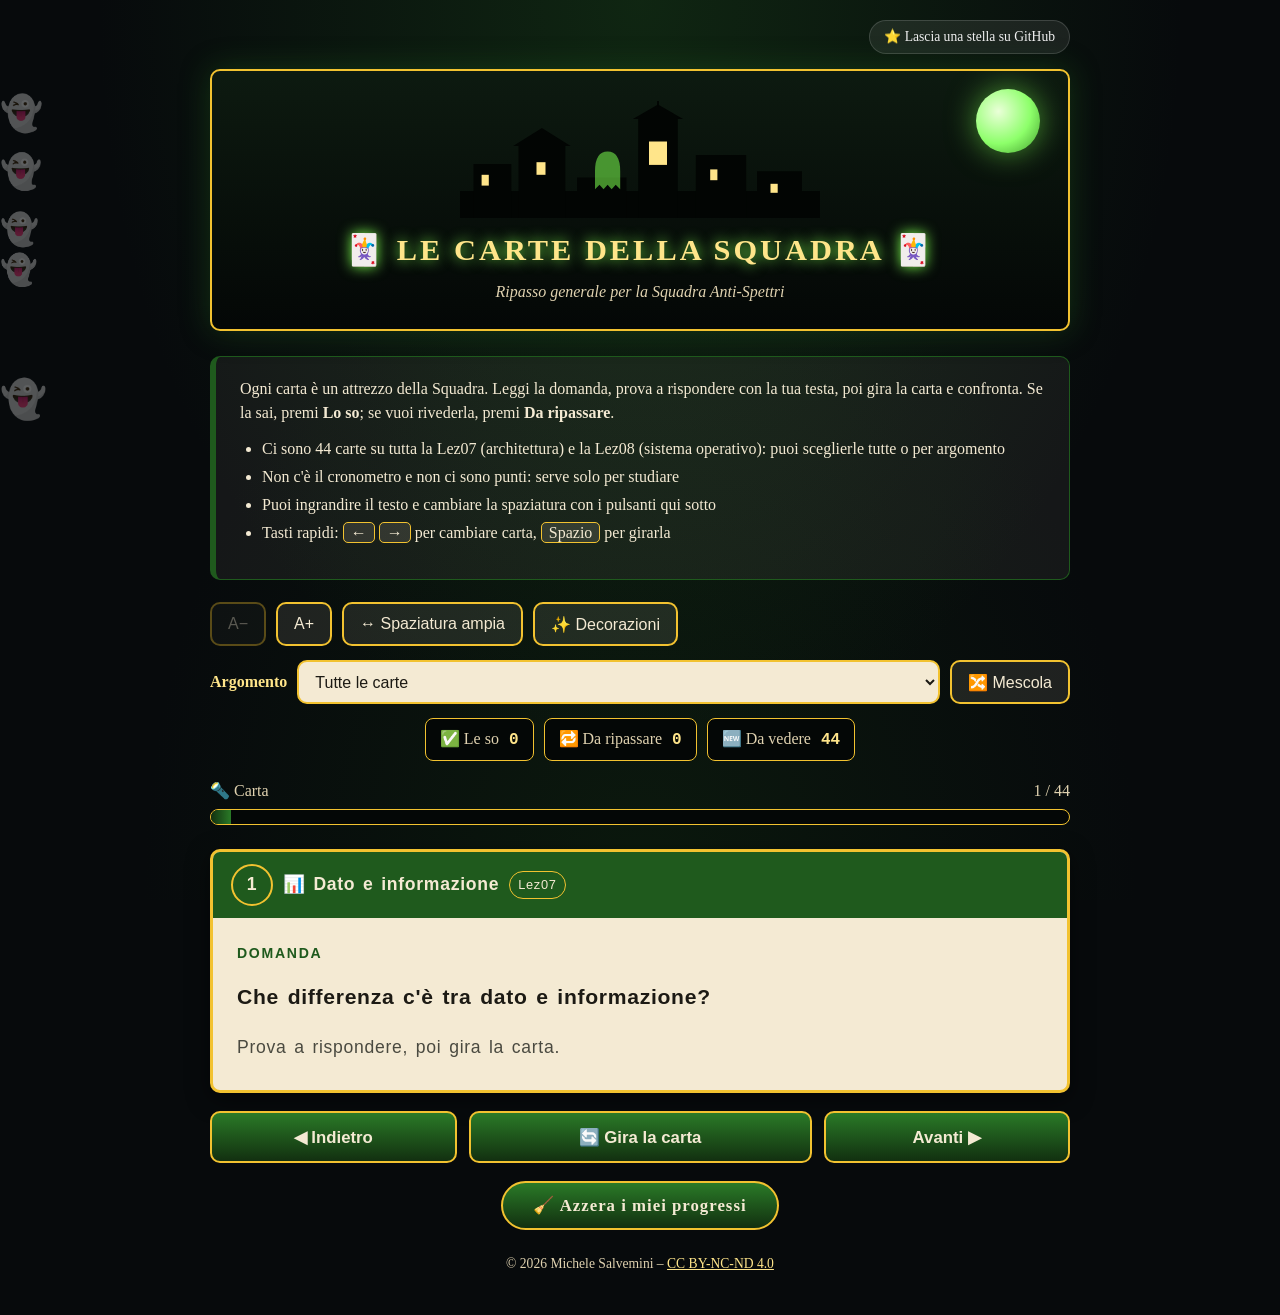
<file: fondamenti-informatica/flashcard/squadra-anti-spettri/index.html>
<!DOCTYPE html>
<!--
    Autore: Michele Salvemini
    Classe: Prime - ripasso per la verifica su architettura degli elaboratori e sistema operativo (Lez07 e Lez08)
    Argomento: Fondamenti di Informatica - architettura degli elaboratori e sistema operativo
    Obiettivo: Flash card di ripasso generale con autovalutazione, nello stesso tema grafico dell'escape room "La Squadra Anti-Spettri"
    Versione: 1.1
    Data: 03/11/2026
    Licenza: CC BY-NC-ND 4.0 - https://creativecommons.org/licenses/by-nc-nd/4.0/
    File: index.html (struttura) - style.css (stile) - script.js (comportamento)
-->
<html lang="it">
    <head>
        <meta charset="UTF-8">
        <meta name="viewport" content="width=device-width, initial-scale=1.0">
        <meta name="author" content="Michele Salvemini">
        <meta name="description" content="Flash card di ripasso generale a tema Halloween (Squadra Anti-Spettri) su architettura degli elaboratori e sistema operativo: 44 carte con autovalutazione, filtri per argomento e testo regolabile.">
        <meta name="keywords" content="informatica, flash card, ripasso, architettura degli elaboratori, sistema operativo, CPU, RAM, driver, bootstrap, processi, liceo scientifico scienze applicate">
        <title>🃏 Le Carte della Squadra</title>
        <link rel="stylesheet" href="style.css">
        <link rel="license" href="https://creativecommons.org/licenses/by-nc-nd/4.0/">
    </head>
    <body>
        <!-- ============================================================
             STRUTTURA
             ============================================================ -->

        <!-- Contenitore di fantasmi e gocce di ectoplasma decorativi, popolato dallo script -->
        <div class="particles" id="particles"></div>

        <div class="container">
            <div class="github-star-top">
                <a href="https://github.com/micsalv/didattica-informatica" target="_blank" rel="noopener">
                    ⭐ Lascia una stella su GitHub
                </a>
            </div>
            <header class="hero">
                <div class="moon"></div>

                <!-- Silhouette decorativa della Sede, disegnata con forme SVG -->
                <svg class="castle" viewBox="0 0 400 130" role="img" aria-label="Silhouette della Sede della Squadra Anti-Spettri a Binaropoli">
                    <g class="castle-body">
                        <rect x="0" y="100" width="400" height="30"></rect>
                        <rect x="15" y="70" width="42" height="60"></rect>
                        <rect x="65" y="50" width="52" height="80"></rect>
                        <polygon points="59,50 91,30 123,50"></polygon>
                        <rect x="130" y="85" width="55" height="45"></rect>
                        <rect x="198" y="20" width="44" height="110"></rect>
                        <polygon points="192,20 220,4 248,20"></polygon>
                        <rect x="219" y="0" width="2" height="6"></rect>
                        <rect x="262" y="60" width="56" height="70"></rect>
                        <rect x="330" y="78" width="50" height="52"></rect>
                    </g>
                    <g class="castle-windows">
                        <rect x="24" y="82" width="8" height="12"></rect>
                        <rect x="85" y="68" width="10" height="14"></rect>
                        <rect x="210" y="45" width="20" height="26"></rect>
                        <rect x="278" y="76" width="8" height="12"></rect>
                        <rect x="345" y="92" width="8" height="10"></rect>
                    </g>
                    <path class="castle-ghost" d="M150 78 q0 -22 14 -22 q14 0 14 22 v20 l-5 -5 l-4.5 5 l-4.5 -5 l-4.5 5 l-4.5 -5 l-5 5 z"></path>
                </svg>

                <h1>🃏 LE CARTE DELLA SQUADRA 🃏</h1>
                <p class="subtitle">Ripasso generale per la Squadra Anti-Spettri</p>
            </header>

            <div class="intro">
                <p>
                    Ogni carta è un attrezzo della Squadra. Leggi la domanda, prova a rispondere con la tua testa,
                    poi gira la carta e confronta. Se la sai, premi <strong>Lo so</strong>; se vuoi rivederla,
                    premi <strong>Da ripassare</strong>.
                </p>
                <ul>
                    <li>Ci sono <span id="totale-carte">44</span> carte su tutta la Lez07 (architettura) e la Lez08 (sistema operativo): puoi sceglierle tutte o per argomento</li>
                    <li>Non c'è il cronometro e non ci sono punti: serve solo per studiare</li>
                    <li>Puoi ingrandire il testo e cambiare la spaziatura con i pulsanti qui sotto</li>
                    <li>Tasti rapidi: <kbd>←</kbd> <kbd>→</kbd> per cambiare carta, <kbd>Spazio</kbd> per girarla</li>
                </ul>
            </div>

            <!-- Impostazioni di lettura: dimensione del testo, spaziatura e decorazioni -->
            <div class="fc-settings" role="group" aria-label="Impostazioni di lettura">
                <button class="fc-small-btn" id="testo-meno" type="button" aria-label="Rimpicciolisci il testo">A−</button>
                <button class="fc-small-btn" id="testo-piu" type="button" aria-label="Ingrandisci il testo">A+</button>
                <button class="fc-small-btn" id="spaziatura-btn" type="button" aria-pressed="true">↔ Spaziatura ampia</button>
                <button class="fc-small-btn" id="decorazioni-btn" type="button" aria-pressed="true">✨ Decorazioni</button>
            </div>

            <!-- Scelta dell'argomento e statistiche, aggiornate dallo script -->
            <div class="fc-toolbar">
                <label class="fc-label" for="filtro">Argomento</label>
                <select class="fc-select" id="filtro"></select>
                <button class="fc-small-btn" id="mescola-btn" type="button">🔀 Mescola</button>
            </div>

            <div class="stats-panel">
                <div class="stat">✅ Le so <span class="stat-value" id="stat-so">0</span></div>
                <div class="stat">🔁 Da ripassare <span class="stat-value" id="stat-ripassa">0</span></div>
                <div class="stat">🆕 Da vedere <span class="stat-value" id="stat-nuove">0</span></div>
            </div>

            <div class="progress-bar-container">
                <div class="progress-label">
                    <span>🔦 Carta</span>
                    <span id="progress-text">0 / 0</span>
                </div>
                <div class="progress-track">
                    <div class="progress-fill" id="progress-fill"></div>
                </div>
            </div>

            <!-- Area in cui lo script inserisce la carta corrente -->
            <div id="card-area" aria-live="polite"></div>

            <div class="fc-controls">
                <button class="fc-btn" id="indietro-btn" type="button">◀ Indietro</button>
                <button class="fc-btn fc-btn-main" id="gira-btn" type="button">🔄 Gira la carta</button>
                <button class="fc-btn" id="avanti-btn" type="button">Avanti ▶</button>
            </div>

            <div class="fc-reset">
                <button class="reset-btn" id="azzera-btn" type="button">🧹 Azzera i miei progressi</button>
            </div>

            <footer class="license-note">
                <p>
                    © 2026 Michele Salvemini –
                    <a href="https://creativecommons.org/licenses/by-nc-nd/4.0/" rel="license noopener" target="_blank">CC BY-NC-ND 4.0</a>
                </p>
            </footer>
        </div>

        <script src="script.js"></script>
    </body>
</html>
</file>
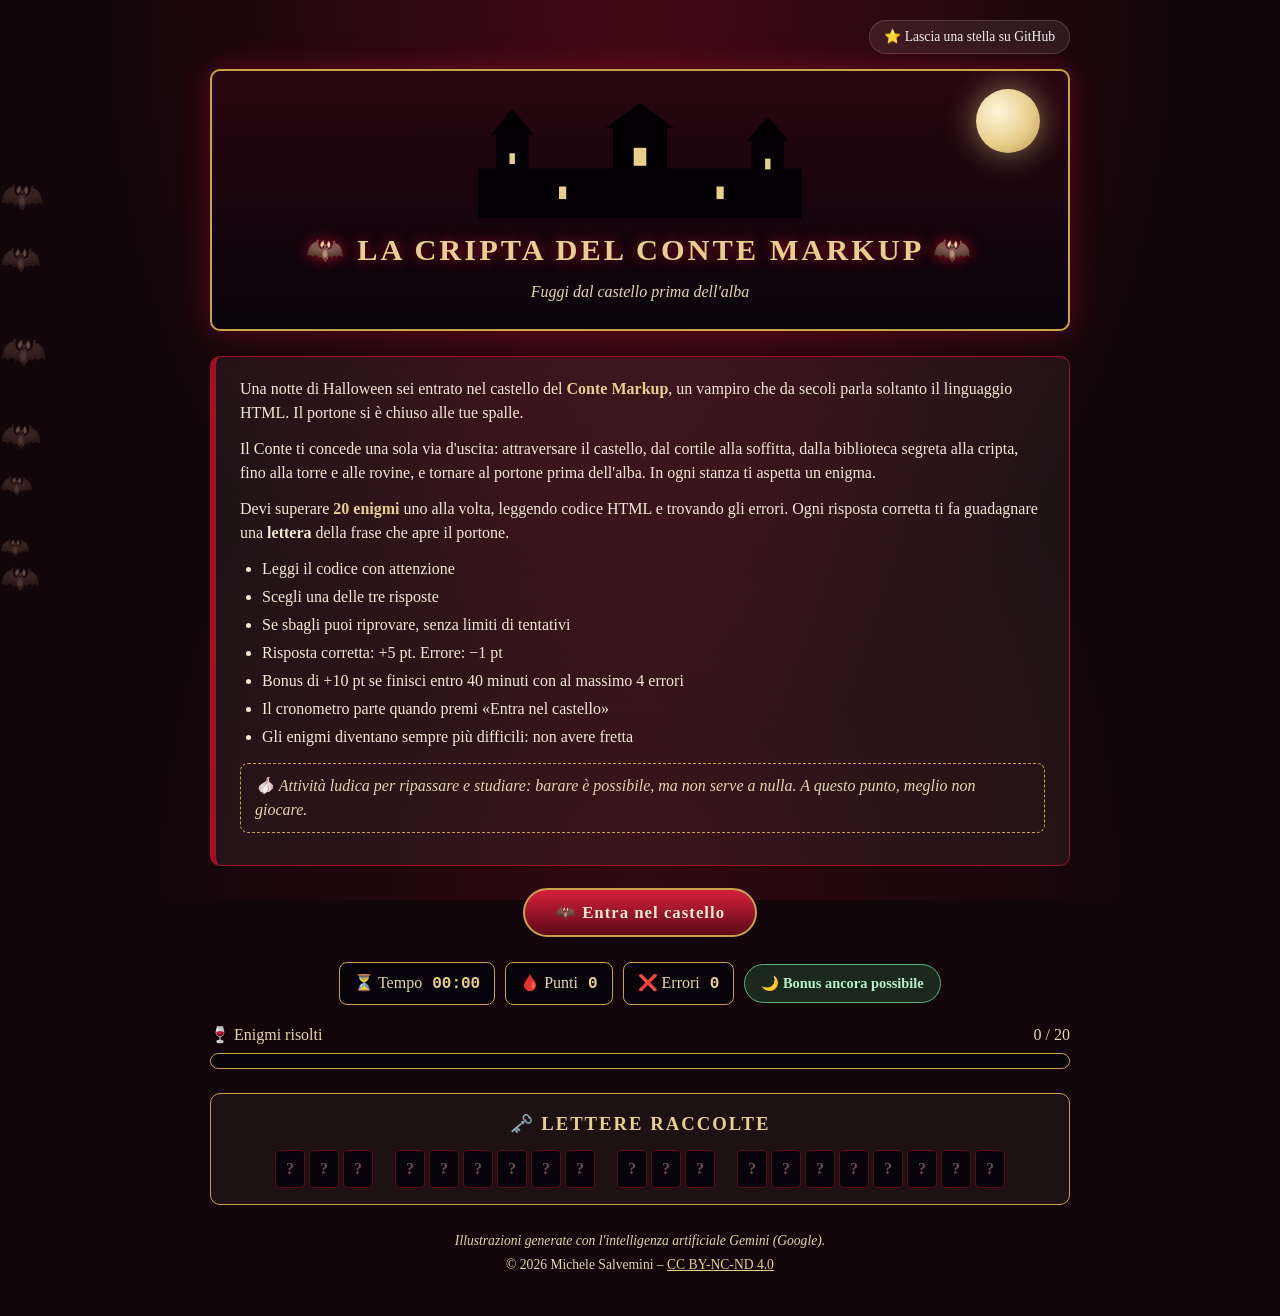
<file: html/escape-room/la-cripta-del-conte-markup/index.html>
<!DOCTYPE html>
<!--
    Autore: Michele Salvemini
    Classe: studenti che hanno svolto le esercitazioni HTML (HTM010-HTM170)
    Argomento: HTML5 - struttura del documento, testi, liste, tabelle, immagini e collegamenti
    Obiettivo: Escape room a enigmi a risposta multipla per ripassare la lettura e la
               correzione del codice HTML, con cronometro e punteggio
    Versione: 1.1
    Data: 25/10/2026
    Licenza: CC BY-NC-ND 4.0 - https://creativecommons.org/licenses/by-nc-nd/4.0/
    File: index.html (struttura) - style.css (stile) - script.js (comportamento)
-->
<html lang="it">
    <head>
        <meta charset="UTF-8">
        <meta name="viewport" content="width=device-width, initial-scale=1.0">
        <meta name="author" content="Michele Salvemini">
        <meta name="description" content="Escape room di Halloween a tema vampiri per ripassare l'HTML5: struttura del documento, testi, liste, tabelle, immagini e collegamenti ipertestuali.">
        <meta name="keywords" content="informatica, HTML, HTML5, struttura del documento, liste, tabelle, immagini, collegamenti, escape room, ripasso, Halloween, vampiri, liceo scientifico scienze applicate">
        <title>🦇 La Cripta del Conte Markup</title>
        <link rel="stylesheet" href="style.css">
        <link rel="license" href="https://creativecommons.org/licenses/by-nc-nd/4.0/">
    </head>
    <body>
        <!-- ============================================================
             STRUTTURA
             ============================================================ -->

        <!-- Contenitore di pipistrelli e gocce decorative, popolato dallo script -->
        <div class="particles" id="particles"></div>

        <div class="container">
			<div class="github-star-top">
                <a href="https://github.com/micsalv/didattica-informatica" target="_blank" rel="noopener">
                    ⭐ Lascia una stella su GitHub
                </a>
            </div>
            <header class="hero">
                <div class="moon"></div>

                <!-- Silhouette decorativa del castello, disegnata con forme SVG -->
                <svg class="castle" viewBox="0 0 400 130" role="img" aria-label="Silhouette del castello del Conte Markup">
                    <g class="castle-body">
                        <rect x="20" y="75" width="360" height="55"></rect>
                        <rect x="40" y="38" width="36" height="92"></rect>
                        <polygon points="34,38 58,8 82,38"></polygon>
                        <rect x="170" y="30" width="60" height="100"></rect>
                        <polygon points="162,30 200,2 238,30"></polygon>
                        <rect x="324" y="45" width="36" height="85"></rect>
                        <polygon points="318,45 342,17 366,45"></polygon>
                    </g>
                    <g class="castle-windows">
                        <rect x="55" y="58" width="6" height="12"></rect>
                        <rect x="193" y="52" width="14" height="20"></rect>
                        <rect x="339" y="64" width="6" height="12"></rect>
                        <rect x="110" y="95" width="8" height="14"></rect>
                        <rect x="285" y="95" width="8" height="14"></rect>
                    </g>
                </svg>

                <h1>🦇 LA CRIPTA DEL CONTE MARKUP 🦇</h1>
                <p class="subtitle">Fuggi dal castello prima dell'alba</p>
            </header>

            <div class="intro">
                <p>
                    Una notte di Halloween sei entrato nel castello del
                    <span class="highlight">Conte Markup</span>, un vampiro che da secoli
                    parla soltanto il linguaggio HTML. Il portone si è chiuso alle tue spalle.
                </p>
                <p>
                    Il Conte ti concede una sola via d'uscita: attraversare il castello, dal cortile alla soffitta,
                    dalla biblioteca segreta alla cripta, fino alla torre e alle rovine, e tornare al portone
                    prima dell'alba. In ogni stanza ti aspetta un enigma.
                </p>
                <p>
                    Devi superare <span class="highlight"><span id="totale-enigmi">20</span> enigmi</span>
                    uno alla volta, leggendo codice HTML e trovando gli errori. Ogni risposta corretta
                    ti fa guadagnare una <strong>lettera</strong> della frase che apre il portone.
                </p>
                <ul>
                    <li>Leggi il codice con attenzione</li>
                    <li>Scegli una delle tre risposte</li>
                    <li>Se sbagli puoi riprovare, senza limiti di tentativi</li>
                    <li>Risposta corretta: +<span id="regola-punti">5</span> pt. Errore: −<span id="regola-penalita">1</span> pt</li>
                    <li>
                        Bonus di +<span id="regola-bonus">10</span> pt se finisci entro
                        <span id="regola-minuti">40</span> minuti con al massimo
                        <span id="regola-errori">4</span> errori
                    </li>
                    <li>Il cronometro parte quando premi «Entra nel castello»</li>
                    <li>Gli enigmi diventano sempre più difficili: non avere fretta</li>
                </ul>
                <p class="notice">
                    🧄 Attività ludica per ripassare e studiare: barare è possibile, ma non serve a nulla.
                    A questo punto, meglio non giocare.
                </p>
            </div>

            <!-- Pulsante di avvio: il cronometro parte solo dopo aver letto le regole -->
            <div class="start-area" id="start-area">
                <button class="start-btn" id="start-btn" type="button">🦇 Entra nel castello</button>
            </div>

            <!-- Cronometro, punteggio, errori e stato del bonus, aggiornati dallo script -->
            <div class="stats-panel">
                <div class="stat">⏳ Tempo <span class="stat-value" id="timer-text">00:00</span></div>
                <div class="stat">🩸 Punti <span class="stat-value" id="score-text">0</span></div>
                <div class="stat">❌ Errori <span class="stat-value" id="errors-text">0</span></div>
                <div class="bonus-badge bonus-ok" id="bonus-text">🌙 Bonus ancora possibile</div>
            </div>

            <div class="progress-bar-container">
                <div class="progress-label">
                    <span>🍷 Enigmi risolti</span>
                    <span id="progress-text">0 / 20</span>
                </div>
                <div class="progress-track">
                    <div class="progress-fill" id="progress-fill"></div>
                </div>
            </div>

            <!-- Area in cui lo script inserisce l'enigma corrente -->
            <div id="card-area"></div>

            <div class="letters-collected" id="letters-box">
                <h3>🗝️ LETTERE RACCOLTE</h3>
                <div class="letters-row" id="letters-row"></div>
            </div>

            <div class="final-section" id="final-section">
                <h2>🌅 IL PORTONE SI È APERTO! 🌅</h2>
                <p class="final-label">La frase che hai raccolto è:</p>
                <div class="key-display" id="key-display"></div>

                <!-- Riepilogo scritto con una lista descrittiva: ogni voce è una coppia termine-valore -->
                <dl class="summary-list">
                    <dt>⏳ Tempo impiegato</dt>
                    <dd id="sum-tempo"></dd>
                    <dt>✅ Risposte corrette</dt>
                    <dd id="sum-corrette"></dd>
                    <dt>❌ Errori commessi</dt>
                    <dd id="sum-errori"></dd>
                    <dt>🌙 Bonus</dt>
                    <dd id="sum-bonus"></dd>
                    <dt class="total-term">🩸 Punteggio totale</dt>
                    <dd class="total-detail" id="sum-totale"></dd>
                </dl>

                <div class="final-message">
                    <span class="emoji">🌅🏰</span>
                    Complimenti! I primi raggi del sole colpiscono il castello e il Conte Markup si ritira nella sua bara.<br>
                    Sei fuggito... per questa notte. 🦇
                </div>
                <p class="final-note">📸 Mostra questa schermata al docente per il riconoscimento del punteggio.</p>
                <button class="reset-btn" id="reset-btn" type="button">🔄 Ricomincia l'avventura</button>
            </div>

            <footer class="license-note">
                <p class="credits">Illustrazioni generate con l'intelligenza artificiale Gemini (Google).</p>
                <p>
                    © 2026 Michele Salvemini –
                    <a href="https://creativecommons.org/licenses/by-nc-nd/4.0/" rel="license noopener" target="_blank">CC BY-NC-ND 4.0</a>
                </p>
            </footer>
        </div>

        <script src="script.js"></script>
    </body>
</html>
</file>
<file: c/escape-room/il-laboratorio-del-codice-perduto/style.css>
/*
    Autore: Michele Salvemini
    Classe: Seconda o Terza (primo approccio ai linguaggi C e C++)
    Argomento: Foglio di stile dell'Escape Room di Halloween
    Obiettivo: Definire l'aspetto grafico della pagina (tema scuro arancione/verde)
    Versione: 2.2
    Data: 11/10/2026
    Licenza: CC BY-NC-ND 4.0 - https://creativecommons.org/licenses/by-nc-nd/4.0/
*/

/* ============================================================
   BASE
   ============================================================ */

/* Azzera i margini predefiniti e include padding e bordo nella larghezza degli elementi,
   così le dimensioni dichiarate coincidono con quelle effettive */
* {
    margin: 0;
    padding: 0;
    box-sizing: border-box;
}

body {
    font-family: 'Courier New', monospace;
    background: #0a0a0a;
    background-image:
        radial-gradient(ellipse at 20% 50%, rgba(255, 100, 0, 0.08) 0%, transparent 50%),
        radial-gradient(ellipse at 80% 20%, rgba(150, 0, 200, 0.08) 0%, transparent 50%),
        radial-gradient(ellipse at 50% 80%, rgba(0, 200, 100, 0.05) 0%, transparent 50%);
    color: #e0e0e0;
    min-height: 100vh;
    padding: 20px;
    /* Evita lo scorrimento orizzontale causato dalle particelle che escono dallo schermo */
    overflow-x: hidden;
}

.container {
    max-width: 900px;
    margin: 0 auto;
    /* Con z-index maggiore delle particelle il contenuto resta sopra lo sfondo animato */
    position: relative;
    z-index: 1;
}

/* ============================================================
   PARTICELLE DECORATIVE
   ============================================================ */

.particles {
    position: fixed;
    top: 0;
    left: 0;
    width: 100%;
    height: 100%;
    /* Le particelle non devono intercettare i click destinati ai pulsanti sottostanti */
    pointer-events: none;
    z-index: 0;
    overflow: hidden;
}

.particle {
    position: absolute;
    font-size: 1.5rem;
    opacity: 0.15;
    animation: floatUp linear infinite;
}

@keyframes floatUp {
    0% {
        transform: translateY(100vh) rotate(0deg);
        opacity: 0;
    }
    10% {
        opacity: 0.2;
    }
    90% {
        opacity: 0.2;
    }
    100% {
        transform: translateY(-100px) rotate(360deg);
        opacity: 0;
    }
}

/* ============================================================
   INTESTAZIONE
   ============================================================ */

header {
    text-align: center;
    padding: 30px 20px 25px;
    margin-bottom: 25px;
    border-bottom: 2px solid #ff6600;
    position: relative;
}

/* Alone arancione sotto la linea dell'intestazione */
header::after {
    content: '';
    position: absolute;
    bottom: -6px;
    left: 50%;
    transform: translateX(-50%);
    width: 80px;
    height: 10px;
    background: #ff6600;
    border-radius: 50%;
    filter: blur(8px);
}

h1 {
    font-size: 2.2rem;
    color: #ff6600;
    text-shadow: 0 0 20px rgba(255, 102, 0, 0.6), 0 0 40px rgba(255, 102, 0, 0.3);
    letter-spacing: 2px;
    margin-bottom: 10px;
    animation: flicker 3s infinite;
}

/* Simula una luce che sfarfalla */
@keyframes flicker {
    0%, 100% {
        opacity: 1;
    }
    92% {
        opacity: 1;
    }
    93% {
        opacity: 0.6;
    }
    94% {
        opacity: 1;
    }
    96% {
        opacity: 0.7;
    }
    97% {
        opacity: 1;
    }
}

.subtitle {
    font-size: 1rem;
    color: #aa7700;
    font-style: italic;
    letter-spacing: 1px;
}

/* ============================================================
   INTRODUZIONE
   ============================================================ */

.intro {
    background: rgba(30, 15, 5, 0.85);
    border: 1px solid #552200;
    border-radius: 12px;
    padding: 22px 28px;
    margin-bottom: 25px;
    line-height: 1.7;
    font-size: 0.95rem;
    box-shadow: 0 0 30px rgba(255, 102, 0, 0.1), inset 0 0 30px rgba(0, 0, 0, 0.5);
}

.intro p {
    margin-bottom: 10px;
}

.intro .highlight {
    color: #ff9944;
    font-weight: bold;
}

.intro ul {
    list-style: none;
    padding-left: 10px;
    margin-top: 8px;
}

/* La candela sostituisce il pallino standard dell'elenco */
.intro ul li::before {
    content: '🕯️ ';
}

/* ============================================================
   BARRA DI AVANZAMENTO
   ============================================================ */

.progress-bar-container {
    background: rgba(30, 15, 5, 0.9);
    border: 1px solid #552200;
    border-radius: 12px;
    padding: 18px 22px;
    margin-bottom: 25px;
    box-shadow: 0 0 20px rgba(255, 102, 0, 0.1);
}

.progress-label {
    display: flex;
    justify-content: space-between;
    margin-bottom: 10px;
    font-size: 0.9rem;
    color: #cc8800;
}

.progress-track {
    width: 100%;
    height: 22px;
    background: #1a0a00;
    border-radius: 11px;
    overflow: hidden;
    border: 1px solid #442200;
}

/* La larghezza viene impostata da script.js in base agli enigmi risolti */
.progress-fill {
    height: 100%;
    width: 0%;
    background: linear-gradient(90deg, #ff4400, #ff8800, #ffcc00);
    border-radius: 11px;
    transition: width 0.6s ease;
    box-shadow: 0 0 15px rgba(255, 136, 0, 0.5);
}

/* ============================================================
   CARD DELL'ENIGMA
   ============================================================ */

.card {
    background: rgba(20, 10, 5, 0.95);
    border: 1px solid #442200;
    border-radius: 14px;
    padding: 28px 30px;
    margin-bottom: 20px;
    box-shadow: 0 4px 20px rgba(0, 0, 0, 0.6);
    position: relative;
    overflow: hidden;
    animation: slideIn 0.5s ease;
}

@keyframes slideIn {
    from {
        opacity: 0;
        transform: translateY(30px);
    }
    to {
        opacity: 1;
        transform: translateY(0);
    }
}

/* Filo luminoso sul bordo superiore della card */
.card::before {
    content: '';
    position: absolute;
    top: 0;
    left: 0;
    width: 100%;
    height: 3px;
    background: linear-gradient(90deg, transparent, #ff6600, transparent);
    opacity: 0.5;
}

.card.solved {
    border-color: #00cc66;
    box-shadow: 0 0 25px rgba(0, 204, 102, 0.2);
}

/* Scuotimento della card quando la risposta è sbagliata */
.card.wrong {
    animation: shake 0.5s;
}

@keyframes shake {
    0%, 100% {
        transform: translateX(0);
    }
    20% {
        transform: translateX(-8px);
    }
    40% {
        transform: translateX(8px);
    }
    60% {
        transform: translateX(-5px);
    }
    80% {
        transform: translateX(5px);
    }
}

.card-header {
    display: flex;
    align-items: center;
    gap: 12px;
    margin-bottom: 16px;
}

.card-number {
    display: inline-flex;
    align-items: center;
    justify-content: center;
    width: 42px;
    height: 42px;
    background: linear-gradient(135deg, #ff6600, #cc4400);
    border-radius: 50%;
    font-weight: bold;
    font-size: 1.1rem;
    color: #ffffff;
    /* Impedisce al cerchio di schiacciarsi quando il titolo è lungo */
    flex-shrink: 0;
    box-shadow: 0 0 15px rgba(255, 102, 0, 0.4);
}

.card-title {
    font-size: 1.15rem;
    color: #ffaa44;
    font-weight: bold;
}

.card-scene {
    font-style: italic;
    color: #996633;
    font-size: 0.9rem;
    margin-bottom: 14px;
}

/* Il codice è in un elemento <pre>: gli a capo e gli spazi del sorgente vengono rispettati */
.card-code {
    background: #0d0600;
    border: 1px solid #331a00;
    border-radius: 8px;
    padding: 14px 18px;
    margin-bottom: 16px;
    font-family: 'Courier New', monospace;
    font-size: 0.95rem;
    color: #66ff99;
    overflow-x: auto;
    line-height: 1.6;
}

.card-question {
    font-size: 1rem;
    margin-bottom: 16px;
    color: #ddccaa;
    line-height: 1.5;
}

/* ============================================================
   OPZIONI DI RISPOSTA
   ============================================================ */

.options {
    display: flex;
    flex-direction: column;
    gap: 10px;
}

/* Le opzioni sono elementi <button>: sono raggiungibili e attivabili anche da tastiera */
.option {
    display: flex;
    align-items: center;
    gap: 12px;
    width: 100%;
    padding: 12px 18px;
    background: #1a0d00;
    border: 1px solid #442200;
    border-radius: 8px;
    cursor: pointer;
    transition: all 0.2s;
    font-size: 0.95rem;
    font-family: 'Courier New', monospace;
    color: #ccbbaa;
    text-align: left;
}

.option:hover:not(:disabled) {
    background: #2a1500;
    border-color: #ff6600;
    transform: translateX(5px);
}

/* Opzioni bloccate mentre si valuta la risposta */
.option:disabled {
    opacity: 0.5;
    cursor: default;
}

/* Le due regole seguenti stanno dopo :disabled per ripristinare la piena opacità */
.option.selected-correct {
    background: #003311;
    border-color: #00cc66;
    color: #66ff99;
    opacity: 1;
}

.option.selected-wrong {
    background: #330000;
    border-color: #cc0000;
    color: #ff6666;
    opacity: 1;
}

.option-letter {
    display: inline-flex;
    align-items: center;
    justify-content: center;
    width: 30px;
    height: 30px;
    border-radius: 50%;
    background: #331a00;
    border: 1px solid #663300;
    font-weight: bold;
    font-size: 0.85rem;
    flex-shrink: 0;
    color: #ffaa44;
}

/* ============================================================
   FEEDBACK E PULSANTE "PROSSIMO"
   ============================================================ */

/* Il riquadro è nascosto finchè non riceve la classe .show da script.js */
.feedback {
    margin-top: 14px;
    padding: 12px 16px;
    border-radius: 8px;
    font-size: 0.9rem;
    display: none;
    line-height: 1.5;
}

.feedback.show {
    display: block;
    animation: popIn 0.3s ease;
}

.feedback.correct {
    background: rgba(0, 204, 102, 0.1);
    border: 1px solid #00cc66;
    color: #66ff99;
}

.feedback.wrong {
    background: rgba(204, 0, 0, 0.1);
    border: 1px solid #cc0000;
    color: #ff6666;
}

@keyframes popIn {
    0% {
        transform: scale(0.9);
        opacity: 0;
    }
    100% {
        transform: scale(1);
        opacity: 1;
    }
}

/* Il pulsante compare solo dopo una risposta corretta (classe .show) */
.next-btn {
    display: none;
    margin: 20px auto 0;
    padding: 14px 40px;
    background: linear-gradient(135deg, #ff6600, #cc4400);
    border: none;
    border-radius: 10px;
    color: #ffffff;
    font-family: 'Courier New', monospace;
    font-size: 1rem;
    font-weight: bold;
    letter-spacing: 1px;
    cursor: pointer;
    box-shadow: 0 0 25px rgba(255, 102, 0, 0.5);
    transition: all 0.3s;
}

.next-btn.show {
    display: block;
    animation: popIn 0.4s ease;
}

.next-btn:hover {
    transform: scale(1.05);
    box-shadow: 0 0 35px rgba(255, 102, 0, 0.8);
}

/* ============================================================
   LETTERE RACCOLTE
   ============================================================ */

.letters-collected {
    background: rgba(30, 15, 5, 0.9);
    border: 1px solid #552200;
    border-radius: 12px;
    padding: 18px 22px;
    margin-top: 25px;
    text-align: center;
}

.letters-collected h3 {
    color: #cc8800;
    font-size: 0.95rem;
    margin-bottom: 12px;
    letter-spacing: 1px;
}

.letters-row {
    display: flex;
    justify-content: center;
    gap: 8px;
    flex-wrap: wrap;
}

.letter-slot {
    width: 40px;
    height: 40px;
    display: flex;
    align-items: center;
    justify-content: center;
    border-radius: 8px;
    font-size: 1.1rem;
    font-weight: bold;
    border: 1px solid #442200;
    background: #0d0600;
    color: #442200;
    transition: all 0.4s;
}

.letter-slot.filled {
    background: linear-gradient(135deg, #00cc66, #009944);
    color: #ffffff;
    border-color: #00cc66;
    box-shadow: 0 0 15px rgba(0, 204, 102, 0.5);
    animation: popIn 0.4s ease;
}

/* ============================================================
   SEZIONE FINALE
   ============================================================ */

/* Nascosta fino al completamento di tutti gli enigmi (classe .show) */
.final-section {
    background: rgba(30, 15, 5, 0.95);
    border: 2px solid #ff6600;
    border-radius: 16px;
    padding: 35px 30px;
    margin-top: 30px;
    text-align: center;
    box-shadow: 0 0 40px rgba(255, 102, 0, 0.2);
    display: none;
}

.final-section.show {
    display: block;
    animation: popIn 0.6s ease;
}

.final-section h2 {
    color: #ff6600;
    font-size: 1.6rem;
    margin-bottom: 20px;
    text-shadow: 0 0 15px rgba(255, 102, 0, 0.5);
}

.final-label {
    color: #cc8800;
    margin-bottom: 10px;
}

.key-display {
    font-size: 2.2rem;
    letter-spacing: 12px;
    color: #ffcc00;
    font-weight: bold;
    margin: 25px 0;
    text-shadow: 0 0 20px rgba(255, 204, 0, 0.6);
    /* Permette alla parola chiave di andare a capo su schermi stretti */
    word-break: break-all;
}

.final-message {
    font-size: 1.1rem;
    color: #66ff99;
    line-height: 1.7;
    margin-top: 20px;
}

.final-message .emoji {
    font-size: 2rem;
    display: block;
    margin-bottom: 10px;
}

.reset-btn {
    display: block;
    margin: 30px auto 10px;
    padding: 12px 30px;
    background: transparent;
    border: 1px solid #663300;
    border-radius: 8px;
    color: #996633;
    font-family: 'Courier New', monospace;
    font-size: 0.9rem;
    cursor: pointer;
    transition: all 0.3s;
}

.reset-btn:hover {
    border-color: #ff6600;
    color: #ff6600;
    box-shadow: 0 0 15px rgba(255, 102, 0, 0.3);
}

.waiting-screen {
    text-align: center;
    padding: 60px 20px;
    color: #663300;
    font-style: italic;
}

/* ============================================================
   AVVISO, AVVIO E PANNELLO DEL PUNTEGGIO
   ============================================================ */

/* Classe di servizio: nasconde un elemento (ad esempio l'area di avvio a partita iniziata) */
.hidden {
    display: none;
}

/* Riquadro dell'avviso sull'uso corretto dell'attività */
.notice {
    margin-top: 14px;
    padding: 12px 16px;
    border: 1px dashed #ff6600;
    border-radius: 8px;
    background: rgba(255, 102, 0, 0.08);
    color: #ffcc88;
    font-style: italic;
}

.start-area {
    text-align: center;
    margin-bottom: 25px;
}

.start-btn {
    padding: 16px 48px;
    background: linear-gradient(135deg, #ff6600, #cc4400);
    border: none;
    border-radius: 10px;
    color: #ffffff;
    font-family: 'Courier New', monospace;
    font-size: 1.1rem;
    font-weight: bold;
    letter-spacing: 1px;
    cursor: pointer;
    box-shadow: 0 0 25px rgba(255, 102, 0, 0.5);
    transition: all 0.3s;
}

.start-btn:hover {
    transform: scale(1.05);
    box-shadow: 0 0 35px rgba(255, 102, 0, 0.8);
}

.stats-panel {
    display: flex;
    flex-wrap: wrap;
    align-items: center;
    justify-content: space-between;
    gap: 12px 24px;
    background: rgba(30, 15, 5, 0.9);
    border: 1px solid #552200;
    border-radius: 12px;
    padding: 16px 22px;
    margin-bottom: 25px;
    font-size: 0.95rem;
    color: #cc8800;
    box-shadow: 0 0 20px rgba(255, 102, 0, 0.1);
}

.stat-value {
    margin-left: 6px;
    font-size: 1.15rem;
    font-weight: bold;
    color: #ffcc00;
}

.bonus-badge {
    font-weight: bold;
}

/* Il colore cambia con lo stato del bonus; il testo dice comunque cosa succede (non solo il colore) */
.bonus-ok {
    color: #66ff99;
}

.bonus-perso {
    color: #ff6666;
}

/* Tabella del riepilogo finale (tabella HTML nativa: più robusta di una griglia di div) */
.summary-table {
    margin: 20px auto;
    border-collapse: collapse;
    min-width: 300px;
    font-size: 1rem;
    color: #ddccaa;
}

.summary-table th,
.summary-table td {
    padding: 8px 14px;
    border-bottom: 1px solid #442200;
}

.summary-table th {
    text-align: left;
    font-weight: normal;
}

.summary-table td {
    text-align: right;
    color: #ffcc00;
}

.summary-table .total-row th,
.summary-table .total-row td {
    border-top: 2px solid #ff6600;
    border-bottom: none;
    font-size: 1.2rem;
    font-weight: bold;
    color: #66ff99;
}

.final-note {
    margin-top: 20px;
    font-size: 0.95rem;
    color: #cc8800;
}

/* ============================================================
   NOTA SULLA LICENZA
   ============================================================ */

.license-note {
    margin-top: 30px;
    text-align: center;
    font-size: 0.8rem;
    color: #aa7700;
}

.license-note a {
    color: #ffaa44;
}

/* ============================================================
   SCHERMI STRETTI (SMARTPHONE)
   ============================================================ */

@media (max-width: 600px) {
    h1 {
        font-size: 1.5rem;
    }

    .card {
        padding: 20px 18px;
    }

    .card-number {
        width: 36px;
        height: 36px;
        font-size: 0.95rem;
    }

    .card-title {
        font-size: 1rem;
    }

    .option {
        font-size: 0.85rem;
        padding: 10px 14px;
    }

    .key-display {
        font-size: 1.3rem;
        letter-spacing: 4px;
    }

    .intro {
        padding: 18px;
    }

    .letter-slot {
        width: 32px;
        height: 32px;
        font-size: 0.95rem;
    }
}
</file>
<file: c/escape-room/la-notte-del-lupo-rand/style.css>
/*
    Autore: Michele Salvemini
    Classe: studenti che hanno svolto le esercitazioni di C sulla struttura sequenza (SEQ010-SEQ270)
    Argomento: Foglio di stile dell'Escape Room "La Notte del Lupo Rand"
    Obiettivo: Definire l'aspetto grafico della pagina (tema notturno blu notte, argento e pergamena)
    Versione: 1.0
    Data: 28/10/2026
    Licenza: CC BY-NC-ND 4.0 - https://creativecommons.org/licenses/by-nc-nd/4.0/
*/

/* ============================================================
   COLORI E MISURE (variabili riutilizzate in tutto il foglio)
   ============================================================ */

:root {
    --sfondo: #080b10;
    --sfondo-scuro: #08030a;
    --rosso: #2d5085;
    --rosso-vivo: #4470b2;
    --rosso-scuro: #1a2e4c;
    --oro: #a9b6c9;
    --oro-chiaro: #d8e0ec;
    --pergamena: #f4ead3;
    --pergamena-scura: #e6d5ae;
    --inchiostro: #151b25;
    --verde-ok: #2f6b3f;
    --bordo-arrotondato: 10px;
}

/* ============================================================
   BASE
   ============================================================ */

/* Azzera i margini predefiniti e include padding e bordo nella larghezza degli elementi,
   così le dimensioni dichiarate coincidono con quelle effettive */
* {
    margin: 0;
    padding: 0;
    box-sizing: border-box;
}

body {
    font-family: Georgia, 'Palatino Linotype', 'Times New Roman', serif;
    background: var(--sfondo);
    background-image:
        radial-gradient(ellipse at 50% 0%, rgba(45, 80, 133, 0.35) 0%, transparent 60%),
        radial-gradient(ellipse at 50% 100%, rgba(26, 46, 76, 0.40) 0%, transparent 55%);
    background-attachment: fixed;
    color: var(--pergamena);
    line-height: 1.5;
    min-height: 100vh;
    padding: 20px;
    /* Evita lo scorrimento orizzontale causato dai lupi che escono dallo schermo */
    overflow-x: hidden;
}

.container {
    max-width: 860px;
    margin: 0 auto;
    /* Con z-index maggiore delle decorazioni il contenuto resta sopra lo sfondo animato */
    position: relative;
    z-index: 1;
}

.hidden {
    display: none;
}

/* ============================================================
   DECORAZIONI: LUPI E GOCCE DI PIOGGIA
   ============================================================ */

.particles {
    position: fixed;
    top: 0;
    left: 0;
    width: 100%;
    height: 100%;
    /* Le decorazioni non devono intercettare i click destinati ai pulsanti sottostanti */
    pointer-events: none;
    z-index: 0;
    overflow: hidden;
}

.bat {
    position: absolute;
    left: 0;
    opacity: 0.35;
    animation: voloPipistrello linear infinite;
}

/* Il lupo attraversa lo schermo da sinistra a destra, oscillando in verticale */
@keyframes voloPipistrello {
    0% {
        transform: translate(-10vw, 0);
    }
    25% {
        transform: translate(20vw, -4vh);
    }
    50% {
        transform: translate(50vw, 3vh);
    }
    75% {
        transform: translate(80vw, -3vh);
    }
    100% {
        transform: translate(110vw, 2vh);
    }
}

/* La goccia è un quadrato con tre angoli arrotondati e uno a punta, ruotato di 45 gradi */
.drop {
    position: absolute;
    top: -20px;
    background: var(--rosso-vivo);
    border-radius: 50% 0 50% 50%;
    transform: rotate(45deg);
    opacity: 0.25;
    animation: cadutaGoccia linear infinite;
}

@keyframes cadutaGoccia {
    0% {
        top: -20px;
        opacity: 0;
    }
    10% {
        opacity: 0.30;
    }
    100% {
        top: 105vh;
        opacity: 0.10;
    }
}

/* ============================================================
   INTESTAZIONE
   ============================================================ */

.hero {
    position: relative;
    text-align: center;
    padding: 30px 20px 25px;
    margin-bottom: 25px;
    border-radius: var(--bordo-arrotondato);
    background: linear-gradient(180deg, #0e1623 0%, var(--sfondo-scuro) 100%);
    border: 2px solid var(--oro);
    box-shadow: 0 0 30px rgba(45, 80, 133, 0.45);
    overflow: hidden;
}

/* La luna è un cerchio sfumato in alto a destra, dietro alla silhouette */
.moon {
    position: absolute;
    top: 18px;
    right: 28px;
    width: 64px;
    height: 64px;
    border-radius: 50%;
    background: radial-gradient(circle at 35% 35%, #fff6dc 0%, var(--oro-chiaro) 55%, #8d9bb3 100%);
    box-shadow: 0 0 30px rgba(232, 207, 141, 0.55);
}

.castle {
    position: relative;
    display: block;
    width: min(100%, 360px);
    margin: 0 auto 10px;
}

.castle-body {
    fill: #030103;
}

.castle-windows {
    fill: var(--oro-chiaro);
    animation: lucePiccola 3s ease-in-out infinite alternate;
}

@keyframes lucePiccola {
    from {
        opacity: 0.55;
    }
    to {
        opacity: 1;
    }
}

.hero h1 {
    position: relative;
    font-size: 1.9rem;
    letter-spacing: 3px;
    color: var(--oro-chiaro);
    text-shadow: 0 0 14px var(--rosso);
}

.subtitle {
    position: relative;
    margin-top: 6px;
    font-style: italic;
    color: var(--pergamena-scura);
}

/* ============================================================
   INTRODUZIONE
   ============================================================ */

.intro {
    background: rgba(244, 234, 211, 0.06);
    border: 1px solid var(--rosso);
    border-left: 6px solid var(--rosso);
    border-radius: var(--bordo-arrotondato);
    padding: 20px 24px;
    margin-bottom: 22px;
}

.intro p {
    margin-bottom: 12px;
}

.intro ul {
    margin: 0 0 14px 22px;
}

.intro li {
    margin-bottom: 4px;
}

.highlight {
    color: var(--oro-chiaro);
    font-weight: bold;
}

.notice {
    margin-top: 6px;
    padding: 10px 14px;
    border: 1px dashed var(--oro);
    border-radius: 8px;
    font-style: italic;
    color: var(--pergamena-scura);
}

/* ============================================================
   PULSANTI PRINCIPALI
   ============================================================ */

.start-area {
    text-align: center;
    margin-bottom: 25px;
}

.start-btn,
.next-btn,
.reset-btn {
    font-family: inherit;
    font-size: 1.05rem;
    font-weight: bold;
    letter-spacing: 1px;
    color: var(--pergamena);
    background: linear-gradient(180deg, var(--rosso-vivo) 0%, var(--rosso-scuro) 100%);
    border: 2px solid var(--oro);
    border-radius: 30px;
    padding: 12px 30px;
    cursor: pointer;
    transition: transform 0.15s, box-shadow 0.15s;
}

.start-btn:hover,
.next-btn:hover,
.reset-btn:hover {
    transform: translateY(-2px);
    box-shadow: 0 6px 18px rgba(68, 112, 178, 0.5);
}

/* ============================================================
   STATISTICHE E PROGRESSO
   ============================================================ */

.stats-panel {
    display: flex;
    flex-wrap: wrap;
    gap: 10px;
    justify-content: center;
    align-items: center;
    margin-bottom: 18px;
}

.stat {
    background: var(--sfondo-scuro);
    border: 1px solid var(--oro);
    border-radius: 8px;
    padding: 8px 14px;
    color: var(--pergamena-scura);
}

.stat-value {
    margin-left: 6px;
    font-family: 'Courier New', monospace;
    font-weight: bold;
    color: var(--oro-chiaro);
}

.bonus-badge {
    border-radius: 20px;
    padding: 8px 16px;
    font-size: 0.9rem;
    font-weight: bold;
}

.bonus-ok {
    background: rgba(47, 107, 63, 0.35);
    border: 1px solid #5fb07a;
    color: #b9efc9;
}

.bonus-perso {
    background: rgba(45, 80, 133, 0.30);
    border: 1px solid var(--rosso-vivo);
    color: #c0d0e9;
}

.progress-bar-container {
    margin-bottom: 24px;
}

.progress-label {
    display: flex;
    justify-content: space-between;
    margin-bottom: 6px;
    color: var(--pergamena-scura);
}

/* La barra è un "calice" che si riempie di pioggia man mano che si risolvono gli enigmi */
.progress-track {
    height: 16px;
    background: var(--sfondo-scuro);
    border: 1px solid var(--oro);
    border-radius: 10px;
    overflow: hidden;
}

.progress-fill {
    width: 0;
    height: 100%;
    background: linear-gradient(90deg, var(--rosso-scuro), var(--rosso-vivo));
    transition: width 0.5s ease;
}

/* ============================================================
   CARD DELL'ENIGMA (pergamena)
   ============================================================ */

.card {
    background: linear-gradient(180deg, var(--pergamena) 0%, var(--pergamena-scura) 100%);
    color: var(--inchiostro);
    border: 3px double var(--oro);
    border-radius: var(--bordo-arrotondato);
    padding: 22px;
    margin-bottom: 26px;
    box-shadow: 0 10px 30px rgba(0, 0, 0, 0.6);
}

.card.solved {
    border-color: var(--verde-ok);
}

/* Scuotimento della card quando la risposta è sbagliata (dura 0,5 s) */
.card.wrong {
    animation: scuoti 0.5s;
}

@keyframes scuoti {
    0%, 100% {
        transform: translateX(0);
    }
    20%, 60% {
        transform: translateX(-8px);
    }
    40%, 80% {
        transform: translateX(8px);
    }
}

.card-header {
    display: flex;
    align-items: center;
    gap: 14px;
    margin-bottom: 12px;
}

.card-number {
    flex-shrink: 0;
    width: 42px;
    height: 42px;
    border-radius: 50%;
    background: var(--rosso);
    color: var(--pergamena);
    border: 2px solid var(--oro);
    display: flex;
    align-items: center;
    justify-content: center;
    font-weight: bold;
}

.card-heading {
    display: flex;
    flex-direction: column;
}

.card-title {
    font-size: 1.3rem;
    font-weight: bold;
    color: var(--rosso-scuro);
}

/* Il luogo indica in quale tappa del villaggio si trova lo studente */
.card-place {
    font-size: 0.9rem;
    font-style: italic;
    color: var(--rosso);
}

/* L'immagine occupa tutta la larghezza della card; aspect-ratio riserva lo spazio prima del
   caricamento, così la pagina non "salta" quando l'immagine compare */
.card-image {
    display: block;
    width: 100%;
    height: auto;
    aspect-ratio: 1280 / 698;
    object-fit: cover;
    margin-bottom: 14px;
    background: var(--sfondo-scuro);
    border: 2px solid var(--oro);
    border-radius: 8px;
    box-shadow: 0 4px 14px rgba(0, 0, 0, 0.5);
}

.card-scene {
    font-style: italic;
    margin-bottom: 12px;
}

.card-code {
    font-family: 'Courier New', monospace;
    font-size: 0.92rem;
    background: #14181f;
    color: var(--oro-chiaro);
    border-left: 4px solid var(--rosso-vivo);
    border-radius: 6px;
    padding: 14px 16px;
    margin-bottom: 14px;
    /* Il codice lungo scorre dentro il riquadro invece di allargare la pagina */
    overflow-x: auto;
    white-space: pre;
}

.card-question {
    font-weight: bold;
    margin-bottom: 14px;
}

code.inline {
    font-family: 'Courier New', monospace;
    font-size: 0.92em;
    background: rgba(26, 46, 76, 0.12);
    color: var(--rosso-scuro);
    border-radius: 4px;
    padding: 1px 5px;
}

/* ============================================================
   RISPOSTE
   ============================================================ */

.options {
    display: flex;
    flex-direction: column;
    gap: 10px;
}

.option {
    display: flex;
    align-items: center;
    gap: 12px;
    width: 100%;
    text-align: left;
    font-family: inherit;
    font-size: 1rem;
    color: var(--inchiostro);
    background: var(--pergamena);
    border: 2px solid var(--oro);
    border-radius: 8px;
    padding: 11px 14px;
    cursor: pointer;
    transition: border-color 0.15s, background 0.15s;
}

.option:hover:not(:disabled) {
    border-color: var(--rosso-vivo);
    background: #fff6e0;
}

.option:disabled {
    cursor: default;
    opacity: 0.75;
}

.option-letter {
    flex-shrink: 0;
    width: 30px;
    height: 30px;
    border-radius: 50%;
    background: var(--rosso-scuro);
    color: var(--pergamena);
    display: flex;
    align-items: center;
    justify-content: center;
    font-weight: bold;
}

.option.selected-correct {
    background: #d6efdc;
    border-color: var(--verde-ok);
    opacity: 1;
}

.option.selected-wrong {
    background: #dae2ef;
    border-color: var(--rosso);
}

/* ============================================================
   FEEDBACK E AVANZAMENTO
   ============================================================ */

.feedback {
    display: none;
    margin-top: 14px;
    padding: 12px 14px;
    border-radius: 8px;
}

.feedback.show {
    display: block;
}

.feedback.correct {
    background: #d6efdc;
    border: 1px solid var(--verde-ok);
}

.feedback.wrong {
    background: #dae2ef;
    border: 1px solid var(--rosso);
}

.next-btn {
    display: none;
    margin: 16px auto 0;
}

.next-btn.show {
    display: block;
}

.waiting-screen {
    text-align: center;
    font-size: 1.3rem;
    padding: 30px;
    color: var(--oro-chiaro);
}

/* ============================================================
   LETTERE RACCOLTE
   ============================================================ */

.letters-collected {
    text-align: center;
    margin-bottom: 26px;
    padding: 16px;
    background: rgba(244, 234, 211, 0.05);
    border: 1px solid var(--oro);
    border-radius: var(--bordo-arrotondato);
}

.letters-collected h3 {
    margin-bottom: 12px;
    letter-spacing: 2px;
    color: var(--oro-chiaro);
}

/* Le caselle sono raggruppate per parola della frase finale; i gruppi vanno a capo se manca spazio */
.letters-row {
    display: flex;
    flex-wrap: wrap;
    justify-content: center;
    gap: 14px 22px;
}

.letter-word {
    display: flex;
    gap: 4px;
}

.letter-slot {
    width: 30px;
    height: 38px;
    display: flex;
    align-items: center;
    justify-content: center;
    font-weight: bold;
    background: var(--sfondo-scuro);
    border: 1px solid var(--rosso-scuro);
    border-radius: 4px;
    color: #515966;
}

.letter-slot.filled {
    background: var(--rosso);
    border-color: var(--oro);
    color: var(--pergamena);
    box-shadow: 0 0 8px rgba(68, 112, 178, 0.6);
}

/* ============================================================
   SEZIONE FINALE
   ============================================================ */

.final-section {
    display: none;
    text-align: center;
    padding: 28px 22px;
    margin-bottom: 26px;
    background: linear-gradient(180deg, #142031 0%, var(--sfondo-scuro) 100%);
    border: 3px double var(--oro);
    border-radius: var(--bordo-arrotondato);
}

.final-section.show {
    display: block;
}

.final-section h2 {
    color: var(--oro-chiaro);
    margin-bottom: 10px;
}

.key-display {
    display: inline-block;
    margin: 12px 0 20px;
    padding: 12px 22px;
    font-size: 1.5rem;
    font-weight: bold;
    letter-spacing: 3px;
    color: var(--pergamena);
    background: var(--rosso);
    border: 2px solid var(--oro);
    border-radius: 8px;
}

/* Il riepilogo è una lista descrittiva: termini a sinistra e valori a destra */
.summary-list {
    display: grid;
    grid-template-columns: 1fr auto;
    gap: 6px 20px;
    max-width: 440px;
    margin: 0 auto 20px;
    text-align: left;
}

.summary-list dt {
    color: var(--pergamena-scura);
}

.summary-list dd {
    font-family: 'Courier New', monospace;
    font-weight: bold;
    text-align: right;
    color: var(--oro-chiaro);
}

.summary-list .total-term,
.summary-list .total-detail {
    margin-top: 6px;
    padding-top: 8px;
    border-top: 1px solid var(--oro);
    font-size: 1.1rem;
}

.final-message {
    margin-bottom: 14px;
    line-height: 1.7;
}

.final-message .emoji {
    display: block;
    font-size: 2rem;
}

.final-note {
    margin-bottom: 16px;
    font-style: italic;
    color: var(--pergamena-scura);
}

.license-note {
    text-align: center;
    font-size: 0.85rem;
    color: var(--pergamena-scura);
    padding-bottom: 20px;
}

.license-note a {
    color: var(--oro-chiaro);
}

.credits {
    margin-bottom: 4px;
    font-style: italic;
}

/* ============================================================
   SCHERMI PICCOLI E PREFERENZE DI ACCESSIBILITÀ
   ============================================================ */

@media (max-width: 600px) {
    body {
        padding: 12px;
    }

    .hero h1 {
        font-size: 1.35rem;
        letter-spacing: 1px;
    }

    .moon {
        width: 44px;
        height: 44px;
        right: 16px;
    }

    .card {
        padding: 16px;
    }

    .key-display {
        font-size: 1.1rem;
        letter-spacing: 1px;
    }
}

/* Chi ha chiesto al sistema di ridurre i movimenti non vede animazioni di sfondo né scuotimenti */
@media (prefers-reduced-motion: reduce) {
    .bat,
    .drop,
    .castle-windows,
    .card.wrong {
        animation: none;
    }

    .progress-fill {
        transition: none;
    }
}

/* Stile per il banner/link di GitHub in alto */
.github-star-top {
    text-align: right;
    margin-bottom: 15px;
}

.github-star-top a {
    display: inline-flex;
    align-items: center;
    gap: 6px;
    background-color: rgba(255, 255, 255, 0.08);
    color: #f1f1f1;
    padding: 6px 14px;
    border-radius: 20px;
    font-size: 0.85rem;
    font-family: inherit;
    text-decoration: none;
    border: 1px solid rgba(255, 255, 255, 0.15);
    transition: all 0.3s ease;
}

.github-star-top a:hover {
    background-color: #4373bb; /* Un tocco di rosso in tema con i vampiri */
    color: #ffffff;
    border-color: #4373bb;
    transform: translateY(-2px);
    box-shadow: 0 4px 12px rgba(67, 115, 187, 0.4);
}
</file>
<file: cpp/escape-room/il-codice-di-babbo-natale/style.css>
/*
    Autore: Michele Salvemini
    Classe: studenti che hanno svolto le esercitazioni di C++ sulla struttura di selezione e sugli operatori logici (SEL010-SEL250, LOG010-LOG170)
    Argomento: Foglio di stile dell'Escape Room "Il Codice di Babbo Natale"
    Obiettivo: Definire l'aspetto grafico della pagina (tema natalizio: verde abete, rosso, oro e pergamena)
    Versione: 1.0
    Data: 20/11/2026
    Licenza: CC BY-NC-ND 4.0 - https://creativecommons.org/licenses/by-nc-nd/4.0/
*/

/* ============================================================
   COLORI E MISURE (variabili riutilizzate in tutto il foglio)
   ============================================================ */

:root {
    --sfondo: #07120e;
    --sfondo-scuro: #050b09;
    --rosso: #a5252b;
    --rosso-vivo: #d0353d;
    --rosso-scuro: #6b1217;
    --oro: #d4a73c;
    --oro-chiaro: #f2d98a;
    --pergamena: #f4ead3;
    --pergamena-scura: #e6d5ae;
    --inchiostro: #1f1a14;
    --verde-ok: #2f6b3f;
    --bordo-arrotondato: 10px;
}

/* ============================================================
   BASE
   ============================================================ */

/* Azzera i margini predefiniti e include padding e bordo nella larghezza degli elementi,
   così le dimensioni dichiarate coincidono con quelle effettive */
* {
    margin: 0;
    padding: 0;
    box-sizing: border-box;
}

body {
    font-family: Georgia, 'Palatino Linotype', 'Times New Roman', serif;
    background: var(--sfondo);
    background-image:
        radial-gradient(ellipse at 50% 0%, rgba(165, 37, 43, 0.35) 0%, transparent 60%),
        radial-gradient(ellipse at 50% 100%, rgba(31, 90, 58, 0.40) 0%, transparent 55%);
    background-attachment: fixed;
    color: var(--pergamena);
    line-height: 1.5;
    min-height: 100vh;
    padding: 20px;
    /* Evita lo scorrimento orizzontale causato dalle renne che escono dallo schermo */
    overflow-x: hidden;
}

.container {
    max-width: 860px;
    margin: 0 auto;
    /* Con z-index maggiore delle decorazioni il contenuto resta sopra lo sfondo animato */
    position: relative;
    z-index: 1;
}

.hidden {
    display: none;
}

/* ============================================================
   DECORAZIONI: RENNE E FIOCCHI DI NEVE
   ============================================================ */

.particles {
    position: fixed;
    top: 0;
    left: 0;
    width: 100%;
    height: 100%;
    /* Le decorazioni non devono intercettare i click destinati ai pulsanti sottostanti */
    pointer-events: none;
    z-index: 0;
    overflow: hidden;
}

.renna {
    position: absolute;
    left: 0;
    opacity: 0.30;
    animation: voloRenna linear infinite;
}

/* La renna attraversa lo schermo da sinistra a destra, oscillando in verticale */
@keyframes voloRenna {
    0% {
        transform: translate(-10vw, 0);
    }
    25% {
        transform: translate(20vw, -4vh);
    }
    50% {
        transform: translate(50vw, 3vh);
    }
    75% {
        transform: translate(80vw, -3vh);
    }
    100% {
        transform: translate(110vw, 2vh);
    }
}

/* Il fiocco è un cerchio bianco sfumato che cade dall'alto */
.fiocco {
    position: absolute;
    top: -20px;
    background: #ffffff;
    border-radius: 50%;
    opacity: 0.25;
    animation: cadutaFiocco linear infinite;
}

@keyframes cadutaFiocco {
    0% {
        top: -20px;
        opacity: 0;
    }
    10% {
        opacity: 0.45;
    }
    100% {
        top: 105vh;
        opacity: 0.15;
    }
}

/* ============================================================
   INTESTAZIONE
   ============================================================ */

.hero {
    position: relative;
    text-align: center;
    padding: 30px 20px 25px;
    margin-bottom: 25px;
    border-radius: var(--bordo-arrotondato);
    background: linear-gradient(180deg, #0f1f17 0%, var(--sfondo-scuro) 100%);
    border: 2px solid var(--oro);
    box-shadow: 0 0 30px rgba(165, 37, 43, 0.45);
    overflow: hidden;
}

/* La stella è una forma a cinque punte dorata in alto a destra, dietro alla silhouette */
.stella {
    position: absolute;
    top: 18px;
    right: 28px;
    width: 64px;
    height: 64px;
    background: radial-gradient(circle at 40% 35%, #fff6dc 0%, var(--oro-chiaro) 55%, #c9a24a 100%);
    clip-path: polygon(50% 0%, 61% 35%, 98% 35%, 68% 57%, 79% 91%, 50% 70%, 21% 91%, 32% 57%, 2% 35%, 39% 35%);
    filter: drop-shadow(0 0 10px rgba(242, 217, 138, 0.6));
}

.villaggio {
    position: relative;
    display: block;
    width: min(100%, 360px);
    margin: 0 auto 10px;
}

.villaggio-corpo {
    fill: #04100a;
}

.villaggio-finestre {
    fill: var(--oro-chiaro);
    animation: lucePiccola 3s ease-in-out infinite alternate;
}

@keyframes lucePiccola {
    from {
        opacity: 0.55;
    }
    to {
        opacity: 1;
    }
}

.hero h1 {
    position: relative;
    font-size: 1.9rem;
    letter-spacing: 3px;
    color: var(--oro-chiaro);
    text-shadow: 0 0 14px var(--rosso);
}

.subtitle {
    position: relative;
    margin-top: 6px;
    font-style: italic;
    color: var(--pergamena-scura);
}

/* ============================================================
   INTRODUZIONE
   ============================================================ */

.intro {
    background: rgba(244, 234, 211, 0.06);
    border: 1px solid var(--rosso);
    border-left: 6px solid var(--rosso);
    border-radius: var(--bordo-arrotondato);
    padding: 20px 24px;
    margin-bottom: 22px;
}

.intro p {
    margin-bottom: 12px;
}

.intro ul {
    margin: 0 0 14px 22px;
}

.intro li {
    margin-bottom: 4px;
}

.highlight {
    color: var(--oro-chiaro);
    font-weight: bold;
}

.notice {
    margin-top: 6px;
    padding: 10px 14px;
    border: 1px dashed var(--oro);
    border-radius: 8px;
    font-style: italic;
    color: var(--pergamena-scura);
}

/* ============================================================
   PULSANTI PRINCIPALI
   ============================================================ */

.start-area {
    text-align: center;
    margin-bottom: 25px;
}

.start-btn,
.next-btn,
.reset-btn {
    font-family: inherit;
    font-size: 1.05rem;
    font-weight: bold;
    letter-spacing: 1px;
    color: var(--pergamena);
    background: linear-gradient(180deg, var(--rosso-vivo) 0%, var(--rosso-scuro) 100%);
    border: 2px solid var(--oro);
    border-radius: 30px;
    padding: 12px 30px;
    cursor: pointer;
    transition: transform 0.15s, box-shadow 0.15s;
}

.start-btn:hover,
.next-btn:hover,
.reset-btn:hover {
    transform: translateY(-2px);
    box-shadow: 0 6px 18px rgba(208, 53, 61, 0.5);
}

/* ============================================================
   STATISTICHE E PROGRESSO
   ============================================================ */

.stats-panel {
    display: flex;
    flex-wrap: wrap;
    gap: 10px;
    justify-content: center;
    align-items: center;
    margin-bottom: 18px;
}

.stat {
    background: var(--sfondo-scuro);
    border: 1px solid var(--oro);
    border-radius: 8px;
    padding: 8px 14px;
    color: var(--pergamena-scura);
}

.stat-value {
    margin-left: 6px;
    font-family: 'Courier New', monospace;
    font-weight: bold;
    color: var(--oro-chiaro);
}

.bonus-badge {
    border-radius: 20px;
    padding: 8px 16px;
    font-size: 0.9rem;
    font-weight: bold;
}

.bonus-ok {
    background: rgba(47, 107, 63, 0.35);
    border: 1px solid #5fb07a;
    color: #b9efc9;
}

.bonus-perso {
    background: rgba(165, 37, 43, 0.30);
    border: 1px solid var(--rosso-vivo);
    color: #f1c9cc;
}

.progress-bar-container {
    margin-bottom: 24px;
}

.progress-label {
    display: flex;
    justify-content: space-between;
    margin-bottom: 6px;
    color: var(--pergamena-scura);
}

/* La barra si riempie man mano che si risolvono gli enigmi */
.progress-track {
    height: 16px;
    background: var(--sfondo-scuro);
    border: 1px solid var(--oro);
    border-radius: 10px;
    overflow: hidden;
}

.progress-fill {
    width: 0;
    height: 100%;
    background: linear-gradient(90deg, var(--rosso-scuro), var(--rosso-vivo));
    transition: width 0.5s ease;
}

/* ============================================================
   CARD DELL'ENIGMA (pergamena)
   ============================================================ */

.card {
    background: linear-gradient(180deg, var(--pergamena) 0%, var(--pergamena-scura) 100%);
    color: var(--inchiostro);
    border: 3px double var(--oro);
    border-radius: var(--bordo-arrotondato);
    padding: 22px;
    margin-bottom: 26px;
    box-shadow: 0 10px 30px rgba(0, 0, 0, 0.6);
}

.card.solved {
    border-color: var(--verde-ok);
}

/* Scuotimento della card quando la risposta è sbagliata (dura 0,5 s) */
.card.wrong {
    animation: scuoti 0.5s;
}

@keyframes scuoti {
    0%, 100% {
        transform: translateX(0);
    }
    20%, 60% {
        transform: translateX(-8px);
    }
    40%, 80% {
        transform: translateX(8px);
    }
}

.card-header {
    display: flex;
    align-items: center;
    gap: 14px;
    margin-bottom: 12px;
}

.card-number {
    flex-shrink: 0;
    width: 42px;
    height: 42px;
    border-radius: 50%;
    background: var(--rosso);
    color: var(--pergamena);
    border: 2px solid var(--oro);
    display: flex;
    align-items: center;
    justify-content: center;
    font-weight: bold;
}

.card-heading {
    display: flex;
    flex-direction: column;
}

.card-title {
    font-size: 1.3rem;
    font-weight: bold;
    color: var(--rosso-scuro);
}

/* Il luogo indica in quale tappa del villaggio si trova lo studente */
.card-place {
    font-size: 0.9rem;
    font-style: italic;
    color: var(--rosso);
}

/* L'immagine occupa tutta la larghezza della card; aspect-ratio riserva lo spazio prima del
   caricamento, così la pagina non "salta" quando l'immagine compare */
.card-image {
    display: block;
    width: 100%;
    height: auto;
    aspect-ratio: 1280 / 698;
    object-fit: cover;
    margin-bottom: 14px;
    background: var(--sfondo-scuro);
    border: 2px solid var(--oro);
    border-radius: 8px;
    box-shadow: 0 4px 14px rgba(0, 0, 0, 0.5);
}

.card-scene {
    font-style: italic;
    margin-bottom: 12px;
}

.card-code {
    font-family: 'Courier New', monospace;
    font-size: 0.92rem;
    background: #13201a;
    color: var(--oro-chiaro);
    border-left: 4px solid var(--rosso-vivo);
    border-radius: 6px;
    padding: 14px 16px;
    margin-bottom: 14px;
    /* Il codice lungo scorre dentro il riquadro invece di allargare la pagina */
    overflow-x: auto;
    white-space: pre;
}

.card-question {
    font-weight: bold;
    margin-bottom: 14px;
}

code.inline {
    font-family: 'Courier New', monospace;
    font-size: 0.92em;
    background: rgba(31, 90, 58, 0.12);
    color: var(--rosso-scuro);
    border-radius: 4px;
    padding: 1px 5px;
}

/* ============================================================
   RISPOSTE
   ============================================================ */

.options {
    display: flex;
    flex-direction: column;
    gap: 10px;
}

.option {
    display: flex;
    align-items: center;
    gap: 12px;
    width: 100%;
    text-align: left;
    font-family: inherit;
    font-size: 1rem;
    color: var(--inchiostro);
    background: var(--pergamena);
    border: 2px solid var(--oro);
    border-radius: 8px;
    padding: 11px 14px;
    cursor: pointer;
    transition: border-color 0.15s, background 0.15s;
}

.option:hover:not(:disabled) {
    border-color: var(--rosso-vivo);
    background: #fff6e0;
}

.option:disabled {
    cursor: default;
    opacity: 0.75;
}

.option-letter {
    flex-shrink: 0;
    width: 30px;
    height: 30px;
    border-radius: 50%;
    background: var(--rosso-scuro);
    color: var(--pergamena);
    display: flex;
    align-items: center;
    justify-content: center;
    font-weight: bold;
}

.option.selected-correct {
    background: #d6efdc;
    border-color: var(--verde-ok);
    opacity: 1;
}

.option.selected-wrong {
    background: #f4dede;
    border-color: var(--rosso);
}

/* ============================================================
   FEEDBACK E AVANZAMENTO
   ============================================================ */

.feedback {
    display: none;
    margin-top: 14px;
    padding: 12px 14px;
    border-radius: 8px;
}

.feedback.show {
    display: block;
}

.feedback.correct {
    background: #d6efdc;
    border: 1px solid var(--verde-ok);
}

.feedback.wrong {
    background: #f4dede;
    border: 1px solid var(--rosso);
}

.next-btn {
    display: none;
    margin: 16px auto 0;
}

.next-btn.show {
    display: block;
}

.waiting-screen {
    text-align: center;
    font-size: 1.3rem;
    padding: 30px;
    color: var(--oro-chiaro);
}

/* ============================================================
   LETTERE RACCOLTE
   ============================================================ */

.letters-collected {
    text-align: center;
    margin-bottom: 26px;
    padding: 16px;
    background: rgba(244, 234, 211, 0.05);
    border: 1px solid var(--oro);
    border-radius: var(--bordo-arrotondato);
}

.letters-collected h3 {
    margin-bottom: 12px;
    letter-spacing: 2px;
    color: var(--oro-chiaro);
}

/* Le caselle sono raggruppate per parola della frase finale; i gruppi vanno a capo se manca spazio */
.letters-row {
    display: flex;
    flex-wrap: wrap;
    justify-content: center;
    gap: 14px 22px;
}

.letter-word {
    display: flex;
    gap: 4px;
}

.letter-slot {
    width: 30px;
    height: 38px;
    display: flex;
    align-items: center;
    justify-content: center;
    font-weight: bold;
    background: var(--sfondo-scuro);
    border: 1px solid var(--rosso-scuro);
    border-radius: 4px;
    color: #6a7a70;
}

.letter-slot.filled {
    background: var(--rosso);
    border-color: var(--oro);
    color: var(--pergamena);
    box-shadow: 0 0 8px rgba(208, 53, 61, 0.6);
}

/* ============================================================
   SEZIONE FINALE
   ============================================================ */

.final-section {
    display: none;
    text-align: center;
    padding: 28px 22px;
    margin-bottom: 26px;
    background: linear-gradient(180deg, #13281d 0%, var(--sfondo-scuro) 100%);
    border: 3px double var(--oro);
    border-radius: var(--bordo-arrotondato);
}

.final-section.show {
    display: block;
}

.final-section h2 {
    color: var(--oro-chiaro);
    margin-bottom: 10px;
}

.key-display {
    display: inline-block;
    margin: 12px 0 20px;
    padding: 12px 22px;
    font-size: 1.5rem;
    font-weight: bold;
    letter-spacing: 3px;
    color: var(--pergamena);
    background: var(--rosso);
    border: 2px solid var(--oro);
    border-radius: 8px;
}

/* Il riepilogo è una lista descrittiva: termini a sinistra e valori a destra */
.summary-list {
    display: grid;
    grid-template-columns: 1fr auto;
    gap: 6px 20px;
    max-width: 440px;
    margin: 0 auto 20px;
    text-align: left;
}

.summary-list dt {
    color: var(--pergamena-scura);
}

.summary-list dd {
    font-family: 'Courier New', monospace;
    font-weight: bold;
    text-align: right;
    color: var(--oro-chiaro);
}

.summary-list .total-term,
.summary-list .total-detail {
    margin-top: 6px;
    padding-top: 8px;
    border-top: 1px solid var(--oro);
    font-size: 1.1rem;
}

.final-message {
    margin-bottom: 14px;
    line-height: 1.7;
}

.final-message .emoji {
    display: block;
    font-size: 2rem;
}

.final-note {
    margin-bottom: 16px;
    font-style: italic;
    color: var(--pergamena-scura);
}

.license-note {
    text-align: center;
    font-size: 0.85rem;
    color: var(--pergamena-scura);
    padding-bottom: 20px;
}

.license-note a {
    color: var(--oro-chiaro);
}

.credits {
    margin-bottom: 4px;
    font-style: italic;
}

/* ============================================================
   SCHERMI PICCOLI E PREFERENZE DI ACCESSIBILITÀ
   ============================================================ */

@media (max-width: 600px) {
    body {
        padding: 12px;
    }

    .hero h1 {
        font-size: 1.35rem;
        letter-spacing: 1px;
    }

    .stella {
        width: 44px;
        height: 44px;
        right: 16px;
    }

    .card {
        padding: 16px;
    }

    .key-display {
        font-size: 1.1rem;
        letter-spacing: 1px;
    }
}

/* Chi ha chiesto al sistema di ridurre i movimenti non vede animazioni di sfondo né scuotimenti */
@media (prefers-reduced-motion: reduce) {
    .renna,
    .fiocco,
    .villaggio-finestre,
    .card.wrong {
        animation: none;
    }

    .progress-fill {
        transition: none;
    }
}

/* Stile per il banner/link di GitHub in alto */
.github-star-top {
    text-align: right;
    margin-bottom: 15px;
}

.github-star-top a {
    display: inline-flex;
    align-items: center;
    gap: 6px;
    background-color: rgba(255, 255, 255, 0.08);
    color: #f1f1f1;
    padding: 6px 14px;
    border-radius: 20px;
    font-size: 0.85rem;
    font-family: inherit;
    text-decoration: none;
    border: 1px solid rgba(255, 255, 255, 0.15);
    transition: all 0.3s ease;
}

.github-star-top a:hover {
    background-color: #d0353d; /* Rosso natalizio */
    color: #ffffff;
    border-color: #d0353d;
    transform: translateY(-2px);
    box-shadow: 0 4px 12px rgba(208, 53, 61, 0.4);
}
</file>
<file: fondamenti-informatica/escape-room/squadra-anti-spettri/style.css>
/*
    Autore: Michele Salvemini
    Classe: Prime - studenti che hanno studiato le dispense Lez07 e Lez08
    Argomento: Foglio di stile dell'Escape Room "La Squadra Anti-Spettri"
    Obiettivo: Definire l'aspetto grafico della pagina (tema notturno con verde ectoplasma, viola e giallo sicurezza)
    Versione: 1.0
    Data: 02/11/2026
    Licenza: CC BY-NC-ND 4.0 - https://creativecommons.org/licenses/by-nc-nd/4.0/
*/

/* ============================================================
   COLORI E MISURE (variabili riutilizzate in tutto il foglio)
   ============================================================ */

:root {
    --sfondo: #070a0c;
    --sfondo-scuro: #040706;
    --rosso: #1f5a1d;
    --rosso-vivo: #2a7a27;
    --rosso-scuro: #123010;
    --oro: #f2c230;
    --oro-chiaro: #ffe58a;
    --ecto: #7dff4f;
    --errore: #b33a3a;
    --pergamena: #f4ead3;
    --pergamena-scura: #e0d2b0;
    --inchiostro: #1c1a14;
    --verde-ok: #2f6b3f;
    --grigio: #6b6f76;
    --bordo-arrotondato: 10px;
}

/* ============================================================
   BASE
   ============================================================ */

/* Azzera i margini predefiniti e include padding e bordo nella larghezza degli elementi,
   così le dimensioni dichiarate coincidono con quelle effettive */
* {
    margin: 0;
    padding: 0;
    box-sizing: border-box;
}

body {
    font-family: Georgia, 'Palatino Linotype', 'Times New Roman', serif;
    background: var(--sfondo);
    background-image:
        radial-gradient(ellipse at 50% 0%, rgba(31, 90, 29, 0.35) 0%, transparent 60%),
        radial-gradient(ellipse at 50% 100%, rgba(18, 48, 16, 0.40) 0%, transparent 55%);
    background-attachment: fixed;
    color: var(--pergamena);
    line-height: 1.5;
    min-height: 100vh;
    padding: 20px;
    /* Evita lo scorrimento orizzontale causato dai fantasmi che escono dallo schermo */
    overflow-x: hidden;
}

.container {
    max-width: 860px;
    margin: 0 auto;
    /* Con z-index maggiore delle decorazioni il contenuto resta sopra lo sfondo animato */
    position: relative;
    z-index: 1;
}

.hidden {
    display: none;
}

/* ============================================================
   DECORAZIONI: FANTASMI E GOCCE DI ECTOPLASMA
   ============================================================ */

.particles {
    position: fixed;
    top: 0;
    left: 0;
    width: 100%;
    height: 100%;
    /* Le decorazioni non devono intercettare i click destinati ai pulsanti sottostanti */
    pointer-events: none;
    z-index: 0;
    overflow: hidden;
}

.ghost {
    position: absolute;
    left: 0;
    opacity: 0.35;
    animation: voloFantasma linear infinite;
}

/* Il fantasma attraversa lo schermo da sinistra a destra, oscillando in verticale */
@keyframes voloFantasma {
    0% {
        transform: translate(-10vw, 0);
    }
    25% {
        transform: translate(20vw, -4vh);
    }
    50% {
        transform: translate(50vw, 3vh);
    }
    75% {
        transform: translate(80vw, -3vh);
    }
    100% {
        transform: translate(110vw, 2vh);
    }
}

/* La goccia è un quadrato con tre angoli arrotondati e uno a punta, ruotato di 45 gradi */
.drop {
    position: absolute;
    top: -20px;
    background: var(--ecto);
    border-radius: 50% 0 50% 50%;
    transform: rotate(45deg);
    opacity: 0.25;
    animation: cadutaGoccia linear infinite;
}

@keyframes cadutaGoccia {
    0% {
        top: -20px;
        opacity: 0;
    }
    10% {
        opacity: 0.30;
    }
    100% {
        top: 105vh;
        opacity: 0.10;
    }
}

/* ============================================================
   INTESTAZIONE
   ============================================================ */

.hero {
    position: relative;
    text-align: center;
    padding: 30px 20px 25px;
    margin-bottom: 25px;
    border-radius: var(--bordo-arrotondato);
    background: linear-gradient(180deg, #0d1a10 0%, var(--sfondo-scuro) 100%);
    border: 2px solid var(--oro);
    box-shadow: 0 0 30px rgba(31, 90, 29, 0.45);
    overflow: hidden;
}

/* La luna di Halloween è un cerchio sfumato in alto a destra, dietro alla silhouette */
.moon {
    position: absolute;
    top: 18px;
    right: 28px;
    width: 64px;
    height: 64px;
    border-radius: 50%;
    background: radial-gradient(circle at 35% 35%, #eaffd8 0%, #8dff6a 55%, #3f9a2a 100%);
    box-shadow: 0 0 30px rgba(125, 255, 79, 0.55);
}

.castle {
    position: relative;
    display: block;
    width: min(100%, 360px);
    margin: 0 auto 10px;
}

.castle-body {
    fill: #020503;
}

.castle-windows {
    fill: var(--oro-chiaro);
    animation: lucePiccola 3s ease-in-out infinite alternate;
}

@keyframes lucePiccola {
    from {
        opacity: 0.55;
    }
    to {
        opacity: 1;
    }
}

.hero h1 {
    position: relative;
    font-size: 1.9rem;
    letter-spacing: 3px;
    color: var(--oro-chiaro);
    text-shadow: 0 0 14px var(--ecto);
}

.subtitle {
    position: relative;
    margin-top: 6px;
    font-style: italic;
    color: var(--pergamena-scura);
}

/* ============================================================
   INTRODUZIONE
   ============================================================ */

.intro {
    background: rgba(244, 234, 211, 0.06);
    border: 1px solid var(--rosso);
    border-left: 6px solid var(--rosso);
    border-radius: var(--bordo-arrotondato);
    padding: 20px 24px;
    margin-bottom: 22px;
}

.intro p {
    margin-bottom: 12px;
}

.intro ul {
    margin: 0 0 14px 22px;
}

.intro li {
    margin-bottom: 4px;
}

.highlight {
    color: var(--oro-chiaro);
    font-weight: bold;
}

.notice {
    margin-top: 6px;
    padding: 10px 14px;
    border: 1px dashed var(--oro);
    border-radius: 8px;
    font-style: italic;
    color: var(--pergamena-scura);
}

/* ============================================================
   PULSANTI PRINCIPALI
   ============================================================ */

.start-area {
    text-align: center;
    margin-bottom: 25px;
}

.start-btn,
.next-btn,
.reset-btn {
    font-family: inherit;
    font-size: 1.05rem;
    font-weight: bold;
    letter-spacing: 1px;
    color: var(--pergamena);
    background: linear-gradient(180deg, var(--rosso-vivo) 0%, var(--rosso-scuro) 100%);
    border: 2px solid var(--oro);
    border-radius: 30px;
    padding: 12px 30px;
    cursor: pointer;
    transition: transform 0.15s, box-shadow 0.15s;
}

.start-btn:hover,
.next-btn:hover,
.reset-btn:hover {
    transform: translateY(-2px);
    box-shadow: 0 6px 18px rgba(125, 255, 79, 0.5);
}

/* ============================================================
   STATISTICHE E PROGRESSO
   ============================================================ */

.stats-panel {
    display: flex;
    flex-wrap: wrap;
    gap: 10px;
    justify-content: center;
    align-items: center;
    margin-bottom: 18px;
}

.stat {
    background: var(--sfondo-scuro);
    border: 1px solid var(--oro);
    border-radius: 8px;
    padding: 8px 14px;
    color: var(--pergamena-scura);
}

.stat-value {
    margin-left: 6px;
    font-family: 'Courier New', monospace;
    font-weight: bold;
    color: var(--oro-chiaro);
}

.bonus-badge {
    border-radius: 20px;
    padding: 8px 16px;
    font-size: 0.9rem;
    font-weight: bold;
}

.bonus-ok {
    background: rgba(47, 107, 63, 0.35);
    border: 1px solid #5fb07a;
    color: #b9efc9;
}

.bonus-perso {
    background: rgba(179, 58, 58, 0.30);
    border: 1px solid var(--errore);
    color: #f5c6c6;
}

.progress-bar-container {
    margin-bottom: 24px;
}

.progress-label {
    display: flex;
    justify-content: space-between;
    margin-bottom: 6px;
    color: var(--pergamena-scura);
}

/* La barra di avanzamento si riempie di ectoplasma man mano che si risolvono gli enigmi */
.progress-track {
    height: 16px;
    background: var(--sfondo-scuro);
    border: 1px solid var(--oro);
    border-radius: 10px;
    overflow: hidden;
}

.progress-fill {
    width: 0;
    height: 100%;
    background: linear-gradient(90deg, var(--rosso-scuro), var(--rosso-vivo));
    transition: width 0.5s ease;
}

/* ============================================================
   CARD DELL'ENIGMA (pergamena)
   ============================================================ */

.card {
    background: linear-gradient(180deg, var(--pergamena) 0%, var(--pergamena-scura) 100%);
    color: var(--inchiostro);
    border: 3px double var(--oro);
    border-radius: var(--bordo-arrotondato);
    padding: 22px;
    margin-bottom: 26px;
    box-shadow: 0 10px 30px rgba(0, 0, 0, 0.6);
}

.card.solved {
    border-color: var(--verde-ok);
}

/* Scuotimento della card quando la risposta è sbagliata (dura 0,5 s) */
.card.wrong {
    animation: scuoti 0.5s;
}

@keyframes scuoti {
    0%, 100% {
        transform: translateX(0);
    }
    20%, 60% {
        transform: translateX(-8px);
    }
    40%, 80% {
        transform: translateX(8px);
    }
}

.card-header {
    display: flex;
    align-items: center;
    gap: 14px;
    margin-bottom: 12px;
}

.card-number {
    flex-shrink: 0;
    width: 42px;
    height: 42px;
    border-radius: 50%;
    background: var(--rosso);
    color: var(--pergamena);
    border: 2px solid var(--oro);
    display: flex;
    align-items: center;
    justify-content: center;
    font-weight: bold;
}

.card-heading {
    display: flex;
    flex-direction: column;
}

.card-title {
    font-size: 1.3rem;
    font-weight: bold;
    color: var(--rosso-scuro);
}

/* Il luogo indica in quale tappa della Sede si trova lo studente */
.card-place {
    font-size: 0.9rem;
    font-style: italic;
    color: var(--rosso);
}

/* L'immagine occupa tutta la larghezza della card; aspect-ratio riserva lo spazio prima del
   caricamento, così la pagina non "salta" quando l'immagine compare */
.card-image {
    display: block;
    width: 100%;
    height: auto;
    aspect-ratio: 1280 / 698;
    object-fit: cover;
    margin-bottom: 14px;
    background: var(--sfondo-scuro);
    border: 2px solid var(--oro);
    border-radius: 8px;
    box-shadow: 0 4px 14px rgba(0, 0, 0, 0.5);
}

.card-scene {
    font-style: italic;
    margin-bottom: 12px;
}

.card-code {
    font-family: 'Courier New', monospace;
    font-size: 0.92rem;
    background: #0d120d;
    color: var(--oro-chiaro);
    border-left: 4px solid var(--rosso-vivo);
    border-radius: 6px;
    padding: 14px 16px;
    margin-bottom: 14px;
    /* Il codice lungo scorre dentro il riquadro invece di allargare la pagina */
    overflow-x: auto;
    white-space: pre;
}

.card-question {
    font-weight: bold;
    margin-bottom: 14px;
}

code.inline {
    font-family: 'Courier New', monospace;
    font-size: 0.92em;
    background: rgba(18, 48, 16, 0.12);
    color: var(--rosso-scuro);
    border-radius: 4px;
    padding: 1px 5px;
}

/* ============================================================
   RISPOSTE
   ============================================================ */

.options {
    display: flex;
    flex-direction: column;
    gap: 10px;
}

.option {
    display: flex;
    align-items: center;
    gap: 12px;
    width: 100%;
    text-align: left;
    font-family: inherit;
    font-size: 1rem;
    color: var(--inchiostro);
    background: var(--pergamena);
    border: 2px solid var(--oro);
    border-radius: 8px;
    padding: 11px 14px;
    cursor: pointer;
    transition: border-color 0.15s, background 0.15s;
}

.option:hover:not(:disabled) {
    border-color: var(--rosso-vivo);
    background: #fff6e0;
}

.option:disabled {
    cursor: default;
    opacity: 0.75;
}

.option-letter {
    flex-shrink: 0;
    width: 30px;
    height: 30px;
    border-radius: 50%;
    background: var(--rosso-scuro);
    color: var(--pergamena);
    display: flex;
    align-items: center;
    justify-content: center;
    font-weight: bold;
}

.option.selected-correct {
    background: #d6efdc;
    border-color: var(--verde-ok);
    opacity: 1;
}

.option.selected-wrong {
    background: #f3dcdc;
    border-color: var(--errore);
}

/* ============================================================
   FEEDBACK E AVANZAMENTO
   ============================================================ */

.feedback {
    display: none;
    margin-top: 14px;
    padding: 12px 14px;
    border-radius: 8px;
}

.feedback.show {
    display: block;
}

.feedback.correct {
    background: #d6efdc;
    border: 1px solid var(--verde-ok);
}

.feedback.wrong {
    background: #f3dcdc;
    border: 1px solid var(--errore);
}

.next-btn {
    display: none;
    margin: 16px auto 0;
}

.next-btn.show {
    display: block;
}

.waiting-screen {
    text-align: center;
    font-size: 1.3rem;
    padding: 30px;
    color: var(--oro-chiaro);
}

/* ============================================================
   LETTERE RACCOLTE
   ============================================================ */

.letters-collected {
    text-align: center;
    margin-bottom: 26px;
    padding: 16px;
    background: rgba(244, 234, 211, 0.05);
    border: 1px solid var(--oro);
    border-radius: var(--bordo-arrotondato);
}

.letters-collected h3 {
    margin-bottom: 12px;
    letter-spacing: 2px;
    color: var(--oro-chiaro);
}

/* Le caselle sono raggruppate per parola della frase finale; i gruppi vanno a capo se manca spazio */
.letters-row {
    display: flex;
    flex-wrap: wrap;
    justify-content: center;
    gap: 14px 22px;
}

.letter-word {
    display: flex;
    gap: 4px;
}

.letter-slot {
    width: 30px;
    height: 38px;
    display: flex;
    align-items: center;
    justify-content: center;
    font-weight: bold;
    background: var(--sfondo-scuro);
    border: 1px solid var(--rosso-scuro);
    border-radius: 4px;
    color: #515966;
}

.letter-slot.filled {
    background: var(--rosso);
    border-color: var(--oro);
    color: var(--pergamena);
    box-shadow: 0 0 8px rgba(125, 255, 79, 0.6);
}

/* ============================================================
   SEZIONE FINALE
   ============================================================ */

.final-section {
    display: none;
    text-align: center;
    padding: 28px 22px;
    margin-bottom: 26px;
    background: linear-gradient(180deg, #102014 0%, var(--sfondo-scuro) 100%);
    border: 3px double var(--oro);
    border-radius: var(--bordo-arrotondato);
}

.final-section.show {
    display: block;
}

.final-section h2 {
    color: var(--oro-chiaro);
    margin-bottom: 10px;
}

.key-display {
    display: inline-block;
    margin: 12px 0 20px;
    padding: 12px 22px;
    font-size: 1.5rem;
    font-weight: bold;
    letter-spacing: 3px;
    color: var(--pergamena);
    background: var(--rosso);
    border: 2px solid var(--oro);
    border-radius: 8px;
}

/* Il riepilogo è una lista descrittiva: termini a sinistra e valori a destra */
.summary-list {
    display: grid;
    grid-template-columns: 1fr auto;
    gap: 6px 20px;
    max-width: 440px;
    margin: 0 auto 20px;
    text-align: left;
}

.summary-list dt {
    color: var(--pergamena-scura);
}

.summary-list dd {
    font-family: 'Courier New', monospace;
    font-weight: bold;
    text-align: right;
    color: var(--oro-chiaro);
}

.summary-list .total-term,
.summary-list .total-detail {
    margin-top: 6px;
    padding-top: 8px;
    border-top: 1px solid var(--oro);
    font-size: 1.1rem;
}

.final-message {
    margin-bottom: 14px;
    line-height: 1.7;
}

.final-message .emoji {
    display: block;
    font-size: 2rem;
}

.final-note {
    margin-bottom: 16px;
    font-style: italic;
    color: var(--pergamena-scura);
}

.license-note {
    text-align: center;
    font-size: 0.85rem;
    color: var(--pergamena-scura);
    padding-bottom: 20px;
}

.license-note a {
    color: var(--oro-chiaro);
}

.credits {
    margin-bottom: 4px;
    font-style: italic;
}

/* ============================================================
   SCHERMI PICCOLI E PREFERENZE DI ACCESSIBILITÀ
   ============================================================ */

@media (max-width: 600px) {
    body {
        padding: 12px;
    }

    .hero h1 {
        font-size: 1.35rem;
        letter-spacing: 1px;
    }

    .moon {
        width: 44px;
        height: 44px;
        right: 16px;
    }

    .card {
        padding: 16px;
    }

    .key-display {
        font-size: 1.1rem;
        letter-spacing: 1px;
    }
}

/* Chi ha chiesto al sistema di ridurre i movimenti non vede animazioni di sfondo né scuotimenti */
@media (prefers-reduced-motion: reduce) {
    .ghost,
    .drop,
    .castle-windows,
    .card.wrong {
        animation: none;
    }

    .progress-fill {
        transition: none;
    }
}

/* Stile per il banner/link di GitHub in alto */
.github-star-top {
    text-align: right;
    margin-bottom: 15px;
}

.github-star-top a {
    display: inline-flex;
    align-items: center;
    gap: 6px;
    background-color: rgba(255, 255, 255, 0.08);
    color: #f1f1f1;
    padding: 6px 14px;
    border-radius: 20px;
    font-size: 0.85rem;
    font-family: inherit;
    text-decoration: none;
    border: 1px solid rgba(255, 255, 255, 0.15);
    transition: all 0.3s ease;
}

.github-star-top a:hover {
    background-color: #2a7a27; /* Evidenzia il collegamento con il verde del tema */
    color: #ffffff;
    border-color: #2a7a27;
    transform: translateY(-2px);
    box-shadow: 0 4px 12px rgba(42, 122, 39, 0.4);
}


/* Segnaposto mostrato se il file dell'illustrazione non è ancora presente */
.card-image-placeholder {
    display: flex;
    align-items: center;
    justify-content: center;
    width: 100%;
    aspect-ratio: 1280 / 698;
    font-size: 5rem;
    background: linear-gradient(135deg, var(--rosso-scuro), #2a1a40);
    border-bottom: 3px solid var(--oro);
}

/* Fantasma luminoso nella silhouette della Sede */
.castle-ghost {
    fill: var(--ecto);
    opacity: 0.55;
}
</file>
<file: fondamenti-informatica/flashcard/squadra-anti-spettri/style.css>
/*
    Autore: Michele Salvemini
    Classe: Prime - studenti che hanno studiato le dispense Lez07 e Lez08
    Argomento: Foglio di stile delle Flash card "Le Carte della Squadra" (stesso tema dell'Escape Room "La Squadra Anti-Spettri")
    Obiettivo: Definire l'aspetto grafico della pagina (tema notturno con verde ectoplasma, viola e giallo sicurezza)
    Versione: 1.0
    Data: 02/11/2026
    Licenza: CC BY-NC-ND 4.0 - https://creativecommons.org/licenses/by-nc-nd/4.0/
*/

/* ============================================================
   COLORI E MISURE (variabili riutilizzate in tutto il foglio)
   ============================================================ */

:root {
    --sfondo: #070a0c;
    --sfondo-scuro: #040706;
    --rosso: #1f5a1d;
    --rosso-vivo: #2a7a27;
    --rosso-scuro: #123010;
    --oro: #f2c230;
    --oro-chiaro: #ffe58a;
    --ecto: #7dff4f;
    --errore: #b33a3a;
    --pergamena: #f4ead3;
    --pergamena-scura: #e0d2b0;
    --inchiostro: #1c1a14;
    --verde-ok: #2f6b3f;
    --grigio: #6b6f76;
    --bordo-arrotondato: 10px;
}

/* ============================================================
   BASE
   ============================================================ */

/* Azzera i margini predefiniti e include padding e bordo nella larghezza degli elementi,
   così le dimensioni dichiarate coincidono con quelle effettive */
* {
    margin: 0;
    padding: 0;
    box-sizing: border-box;
}

body {
    font-family: Georgia, 'Palatino Linotype', 'Times New Roman', serif;
    background: var(--sfondo);
    background-image:
        radial-gradient(ellipse at 50% 0%, rgba(31, 90, 29, 0.35) 0%, transparent 60%),
        radial-gradient(ellipse at 50% 100%, rgba(18, 48, 16, 0.40) 0%, transparent 55%);
    background-attachment: fixed;
    color: var(--pergamena);
    line-height: 1.5;
    min-height: 100vh;
    padding: 20px;
    /* Evita lo scorrimento orizzontale causato dai fantasmi che escono dallo schermo */
    overflow-x: hidden;
}

.container {
    max-width: 860px;
    margin: 0 auto;
    /* Con z-index maggiore delle decorazioni il contenuto resta sopra lo sfondo animato */
    position: relative;
    z-index: 1;
}

.hidden {
    display: none;
}

/* ============================================================
   DECORAZIONI: FANTASMI E GOCCE DI ECTOPLASMA
   ============================================================ */

.particles {
    position: fixed;
    top: 0;
    left: 0;
    width: 100%;
    height: 100%;
    /* Le decorazioni non devono intercettare i click destinati ai pulsanti sottostanti */
    pointer-events: none;
    z-index: 0;
    overflow: hidden;
}

.ghost {
    position: absolute;
    left: 0;
    opacity: 0.35;
    animation: voloFantasma linear infinite;
}

/* Il fantasma attraversa lo schermo da sinistra a destra, oscillando in verticale */
@keyframes voloFantasma {
    0% {
        transform: translate(-10vw, 0);
    }
    25% {
        transform: translate(20vw, -4vh);
    }
    50% {
        transform: translate(50vw, 3vh);
    }
    75% {
        transform: translate(80vw, -3vh);
    }
    100% {
        transform: translate(110vw, 2vh);
    }
}

/* La goccia è un quadrato con tre angoli arrotondati e uno a punta, ruotato di 45 gradi */
.drop {
    position: absolute;
    top: -20px;
    background: var(--ecto);
    border-radius: 50% 0 50% 50%;
    transform: rotate(45deg);
    opacity: 0.25;
    animation: cadutaGoccia linear infinite;
}

@keyframes cadutaGoccia {
    0% {
        top: -20px;
        opacity: 0;
    }
    10% {
        opacity: 0.30;
    }
    100% {
        top: 105vh;
        opacity: 0.10;
    }
}

/* ============================================================
   INTESTAZIONE
   ============================================================ */

.hero {
    position: relative;
    text-align: center;
    padding: 30px 20px 25px;
    margin-bottom: 25px;
    border-radius: var(--bordo-arrotondato);
    background: linear-gradient(180deg, #0d1a10 0%, var(--sfondo-scuro) 100%);
    border: 2px solid var(--oro);
    box-shadow: 0 0 30px rgba(31, 90, 29, 0.45);
    overflow: hidden;
}

/* La luna di Halloween è un cerchio sfumato in alto a destra, dietro alla silhouette */
.moon {
    position: absolute;
    top: 18px;
    right: 28px;
    width: 64px;
    height: 64px;
    border-radius: 50%;
    background: radial-gradient(circle at 35% 35%, #eaffd8 0%, #8dff6a 55%, #3f9a2a 100%);
    box-shadow: 0 0 30px rgba(125, 255, 79, 0.55);
}

.castle {
    position: relative;
    display: block;
    width: min(100%, 360px);
    margin: 0 auto 10px;
}

.castle-body {
    fill: #020503;
}

.castle-windows {
    fill: var(--oro-chiaro);
    animation: lucePiccola 3s ease-in-out infinite alternate;
}

@keyframes lucePiccola {
    from {
        opacity: 0.55;
    }
    to {
        opacity: 1;
    }
}

.hero h1 {
    position: relative;
    font-size: 1.9rem;
    letter-spacing: 3px;
    color: var(--oro-chiaro);
    text-shadow: 0 0 14px var(--ecto);
}

.subtitle {
    position: relative;
    margin-top: 6px;
    font-style: italic;
    color: var(--pergamena-scura);
}

/* ============================================================
   INTRODUZIONE
   ============================================================ */

.intro {
    background: rgba(244, 234, 211, 0.06);
    border: 1px solid var(--rosso);
    border-left: 6px solid var(--rosso);
    border-radius: var(--bordo-arrotondato);
    padding: 20px 24px;
    margin-bottom: 22px;
}

.intro p {
    margin-bottom: 12px;
}

.intro ul {
    margin: 0 0 14px 22px;
}

.intro li {
    margin-bottom: 4px;
}

.highlight {
    color: var(--oro-chiaro);
    font-weight: bold;
}

.notice {
    margin-top: 6px;
    padding: 10px 14px;
    border: 1px dashed var(--oro);
    border-radius: 8px;
    font-style: italic;
    color: var(--pergamena-scura);
}

/* ============================================================
   PULSANTI PRINCIPALI
   ============================================================ */

.start-area {
    text-align: center;
    margin-bottom: 25px;
}

.start-btn,
.next-btn,
.reset-btn {
    font-family: inherit;
    font-size: 1.05rem;
    font-weight: bold;
    letter-spacing: 1px;
    color: var(--pergamena);
    background: linear-gradient(180deg, var(--rosso-vivo) 0%, var(--rosso-scuro) 100%);
    border: 2px solid var(--oro);
    border-radius: 30px;
    padding: 12px 30px;
    cursor: pointer;
    transition: transform 0.15s, box-shadow 0.15s;
}

.start-btn:hover,
.next-btn:hover,
.reset-btn:hover {
    transform: translateY(-2px);
    box-shadow: 0 6px 18px rgba(125, 255, 79, 0.5);
}

/* ============================================================
   STATISTICHE E PROGRESSO
   ============================================================ */

.stats-panel {
    display: flex;
    flex-wrap: wrap;
    gap: 10px;
    justify-content: center;
    align-items: center;
    margin-bottom: 18px;
}

.stat {
    background: var(--sfondo-scuro);
    border: 1px solid var(--oro);
    border-radius: 8px;
    padding: 8px 14px;
    color: var(--pergamena-scura);
}

.stat-value {
    margin-left: 6px;
    font-family: 'Courier New', monospace;
    font-weight: bold;
    color: var(--oro-chiaro);
}

.bonus-badge {
    border-radius: 20px;
    padding: 8px 16px;
    font-size: 0.9rem;
    font-weight: bold;
}

.bonus-ok {
    background: rgba(47, 107, 63, 0.35);
    border: 1px solid #5fb07a;
    color: #b9efc9;
}

.bonus-perso {
    background: rgba(179, 58, 58, 0.30);
    border: 1px solid var(--errore);
    color: #f5c6c6;
}

.progress-bar-container {
    margin-bottom: 24px;
}

.progress-label {
    display: flex;
    justify-content: space-between;
    margin-bottom: 6px;
    color: var(--pergamena-scura);
}

/* La barra di avanzamento si riempie di ectoplasma man mano che si risolvono gli enigmi */
.progress-track {
    height: 16px;
    background: var(--sfondo-scuro);
    border: 1px solid var(--oro);
    border-radius: 10px;
    overflow: hidden;
}

.progress-fill {
    width: 0;
    height: 100%;
    background: linear-gradient(90deg, var(--rosso-scuro), var(--rosso-vivo));
    transition: width 0.5s ease;
}

/* ============================================================
   CARD DELL'ENIGMA (pergamena)
   ============================================================ */

.card {
    background: linear-gradient(180deg, var(--pergamena) 0%, var(--pergamena-scura) 100%);
    color: var(--inchiostro);
    border: 3px double var(--oro);
    border-radius: var(--bordo-arrotondato);
    padding: 22px;
    margin-bottom: 26px;
    box-shadow: 0 10px 30px rgba(0, 0, 0, 0.6);
}

.card.solved {
    border-color: var(--verde-ok);
}

/* Scuotimento della card quando la risposta è sbagliata (dura 0,5 s) */
.card.wrong {
    animation: scuoti 0.5s;
}

@keyframes scuoti {
    0%, 100% {
        transform: translateX(0);
    }
    20%, 60% {
        transform: translateX(-8px);
    }
    40%, 80% {
        transform: translateX(8px);
    }
}

.card-header {
    display: flex;
    align-items: center;
    gap: 14px;
    margin-bottom: 12px;
}

.card-number {
    flex-shrink: 0;
    width: 42px;
    height: 42px;
    border-radius: 50%;
    background: var(--rosso);
    color: var(--pergamena);
    border: 2px solid var(--oro);
    display: flex;
    align-items: center;
    justify-content: center;
    font-weight: bold;
}

.card-heading {
    display: flex;
    flex-direction: column;
}

.card-title {
    font-size: 1.3rem;
    font-weight: bold;
    color: var(--rosso-scuro);
}

/* Il luogo indica in quale tappa della Sede si trova lo studente */
.card-place {
    font-size: 0.9rem;
    font-style: italic;
    color: var(--rosso);
}

/* L'immagine occupa tutta la larghezza della card; aspect-ratio riserva lo spazio prima del
   caricamento, così la pagina non "salta" quando l'immagine compare */
.card-image {
    display: block;
    width: 100%;
    height: auto;
    aspect-ratio: 1280 / 698;
    object-fit: cover;
    margin-bottom: 14px;
    background: var(--sfondo-scuro);
    border: 2px solid var(--oro);
    border-radius: 8px;
    box-shadow: 0 4px 14px rgba(0, 0, 0, 0.5);
}

.card-scene {
    font-style: italic;
    margin-bottom: 12px;
}

.card-code {
    font-family: 'Courier New', monospace;
    font-size: 0.92rem;
    background: #0d120d;
    color: var(--oro-chiaro);
    border-left: 4px solid var(--rosso-vivo);
    border-radius: 6px;
    padding: 14px 16px;
    margin-bottom: 14px;
    /* Il codice lungo scorre dentro il riquadro invece di allargare la pagina */
    overflow-x: auto;
    white-space: pre;
}

.card-question {
    font-weight: bold;
    margin-bottom: 14px;
}

code.inline {
    font-family: 'Courier New', monospace;
    font-size: 0.92em;
    background: rgba(18, 48, 16, 0.12);
    color: var(--rosso-scuro);
    border-radius: 4px;
    padding: 1px 5px;
}

/* ============================================================
   RISPOSTE
   ============================================================ */

.options {
    display: flex;
    flex-direction: column;
    gap: 10px;
}

.option {
    display: flex;
    align-items: center;
    gap: 12px;
    width: 100%;
    text-align: left;
    font-family: inherit;
    font-size: 1rem;
    color: var(--inchiostro);
    background: var(--pergamena);
    border: 2px solid var(--oro);
    border-radius: 8px;
    padding: 11px 14px;
    cursor: pointer;
    transition: border-color 0.15s, background 0.15s;
}

.option:hover:not(:disabled) {
    border-color: var(--rosso-vivo);
    background: #fff6e0;
}

.option:disabled {
    cursor: default;
    opacity: 0.75;
}

.option-letter {
    flex-shrink: 0;
    width: 30px;
    height: 30px;
    border-radius: 50%;
    background: var(--rosso-scuro);
    color: var(--pergamena);
    display: flex;
    align-items: center;
    justify-content: center;
    font-weight: bold;
}

.option.selected-correct {
    background: #d6efdc;
    border-color: var(--verde-ok);
    opacity: 1;
}

.option.selected-wrong {
    background: #f3dcdc;
    border-color: var(--errore);
}

/* ============================================================
   FEEDBACK E AVANZAMENTO
   ============================================================ */

.feedback {
    display: none;
    margin-top: 14px;
    padding: 12px 14px;
    border-radius: 8px;
}

.feedback.show {
    display: block;
}

.feedback.correct {
    background: #d6efdc;
    border: 1px solid var(--verde-ok);
}

.feedback.wrong {
    background: #f3dcdc;
    border: 1px solid var(--errore);
}

.next-btn {
    display: none;
    margin: 16px auto 0;
}

.next-btn.show {
    display: block;
}

.waiting-screen {
    text-align: center;
    font-size: 1.3rem;
    padding: 30px;
    color: var(--oro-chiaro);
}

/* ============================================================
   LETTERE RACCOLTE
   ============================================================ */

.letters-collected {
    text-align: center;
    margin-bottom: 26px;
    padding: 16px;
    background: rgba(244, 234, 211, 0.05);
    border: 1px solid var(--oro);
    border-radius: var(--bordo-arrotondato);
}

.letters-collected h3 {
    margin-bottom: 12px;
    letter-spacing: 2px;
    color: var(--oro-chiaro);
}

/* Le caselle sono raggruppate per parola della frase finale; i gruppi vanno a capo se manca spazio */
.letters-row {
    display: flex;
    flex-wrap: wrap;
    justify-content: center;
    gap: 14px 22px;
}

.letter-word {
    display: flex;
    gap: 4px;
}

.letter-slot {
    width: 30px;
    height: 38px;
    display: flex;
    align-items: center;
    justify-content: center;
    font-weight: bold;
    background: var(--sfondo-scuro);
    border: 1px solid var(--rosso-scuro);
    border-radius: 4px;
    color: #515966;
}

.letter-slot.filled {
    background: var(--rosso);
    border-color: var(--oro);
    color: var(--pergamena);
    box-shadow: 0 0 8px rgba(125, 255, 79, 0.6);
}

/* ============================================================
   SEZIONE FINALE
   ============================================================ */

.final-section {
    display: none;
    text-align: center;
    padding: 28px 22px;
    margin-bottom: 26px;
    background: linear-gradient(180deg, #102014 0%, var(--sfondo-scuro) 100%);
    border: 3px double var(--oro);
    border-radius: var(--bordo-arrotondato);
}

.final-section.show {
    display: block;
}

.final-section h2 {
    color: var(--oro-chiaro);
    margin-bottom: 10px;
}

.key-display {
    display: inline-block;
    margin: 12px 0 20px;
    padding: 12px 22px;
    font-size: 1.5rem;
    font-weight: bold;
    letter-spacing: 3px;
    color: var(--pergamena);
    background: var(--rosso);
    border: 2px solid var(--oro);
    border-radius: 8px;
}

/* Il riepilogo è una lista descrittiva: termini a sinistra e valori a destra */
.summary-list {
    display: grid;
    grid-template-columns: 1fr auto;
    gap: 6px 20px;
    max-width: 440px;
    margin: 0 auto 20px;
    text-align: left;
}

.summary-list dt {
    color: var(--pergamena-scura);
}

.summary-list dd {
    font-family: 'Courier New', monospace;
    font-weight: bold;
    text-align: right;
    color: var(--oro-chiaro);
}

.summary-list .total-term,
.summary-list .total-detail {
    margin-top: 6px;
    padding-top: 8px;
    border-top: 1px solid var(--oro);
    font-size: 1.1rem;
}

.final-message {
    margin-bottom: 14px;
    line-height: 1.7;
}

.final-message .emoji {
    display: block;
    font-size: 2rem;
}

.final-note {
    margin-bottom: 16px;
    font-style: italic;
    color: var(--pergamena-scura);
}

.license-note {
    text-align: center;
    font-size: 0.85rem;
    color: var(--pergamena-scura);
    padding-bottom: 20px;
}

.license-note a {
    color: var(--oro-chiaro);
}

.credits {
    margin-bottom: 4px;
    font-style: italic;
}

/* ============================================================
   SCHERMI PICCOLI E PREFERENZE DI ACCESSIBILITÀ
   ============================================================ */

@media (max-width: 600px) {
    body {
        padding: 12px;
    }

    .hero h1 {
        font-size: 1.35rem;
        letter-spacing: 1px;
    }

    .moon {
        width: 44px;
        height: 44px;
        right: 16px;
    }

    .card {
        padding: 16px;
    }

    .key-display {
        font-size: 1.1rem;
        letter-spacing: 1px;
    }
}

/* Chi ha chiesto al sistema di ridurre i movimenti non vede animazioni di sfondo né scuotimenti */
@media (prefers-reduced-motion: reduce) {
    .ghost,
    .drop,
    .castle-windows,
    .card.wrong {
        animation: none;
    }

    .progress-fill {
        transition: none;
    }
}

/* Stile per il banner/link di GitHub in alto */
.github-star-top {
    text-align: right;
    margin-bottom: 15px;
}

.github-star-top a {
    display: inline-flex;
    align-items: center;
    gap: 6px;
    background-color: rgba(255, 255, 255, 0.08);
    color: #f1f1f1;
    padding: 6px 14px;
    border-radius: 20px;
    font-size: 0.85rem;
    font-family: inherit;
    text-decoration: none;
    border: 1px solid rgba(255, 255, 255, 0.15);
    transition: all 0.3s ease;
}

.github-star-top a:hover {
    background-color: #2a7a27; /* Evidenzia il collegamento con il verde del tema */
    color: #ffffff;
    border-color: #2a7a27;
    transform: translateY(-2px);
    box-shadow: 0 4px 12px rgba(42, 122, 39, 0.4);
}


/* Segnaposto mostrato se il file dell'illustrazione non è ancora presente */
.card-image-placeholder {
    display: flex;
    align-items: center;
    justify-content: center;
    width: 100%;
    aspect-ratio: 1280 / 698;
    font-size: 5rem;
    background: linear-gradient(135deg, var(--rosso-scuro), #2a1a40);
    border-bottom: 3px solid var(--oro);
}

/* Fantasma luminoso nella silhouette della Sede */
.castle-ghost {
    fill: var(--ecto);
    opacity: 0.55;
}


/* ============================================================
   FLASH CARD
   ============================================================ */

/* Moltiplicatore della dimensione del testo e valori predefiniti di lettura */
body {
    --scala-testo: 1;
    --viola: #5b3a8c;
}

/* Spaziatura ampia: più aria tra lettere, parole e righe, utile per la lettura */
body.spaziatura-ampia .fc-card {
    letter-spacing: 0.04em;
    word-spacing: 0.12em;
    line-height: 1.9;
}

/* Decorazioni disattivabili per chi si distrae facilmente */
body.senza-decorazioni .particles {
    display: none;
}

kbd {
    padding: 1px 7px;
    border: 1px solid var(--oro);
    border-radius: 5px;
    background: rgba(244, 234, 211, 0.12);
    font-family: inherit;
}

/* Impostazioni e filtro */
.fc-settings,
.fc-toolbar {
    display: flex;
    flex-wrap: wrap;
    align-items: center;
    gap: 10px;
    margin-bottom: 14px;
}

.fc-label {
    font-weight: bold;
    color: var(--oro-chiaro);
}

.fc-select {
    flex: 1 1 220px;
    min-height: 44px;
    padding: 8px 12px;
    font-size: 1rem;
    color: var(--inchiostro);
    background: var(--pergamena);
    border: 2px solid var(--oro);
    border-radius: var(--bordo-arrotondato);
}

.fc-small-btn {
    min-height: 44px;
    padding: 8px 16px;
    font-size: 1rem;
    color: var(--pergamena);
    background: rgba(244, 234, 211, 0.10);
    border: 2px solid var(--oro);
    border-radius: var(--bordo-arrotondato);
    cursor: pointer;
}

.fc-small-btn[aria-pressed="false"] {
    opacity: 0.6;
}

.fc-small-btn:disabled {
    opacity: 0.35;
    cursor: not-allowed;
}

/* Carta: sfondo chiaro e testo scuro per un contrasto elevato */
.fc-card {
    margin: 18px 0;
    color: var(--inchiostro);
    background: var(--pergamena);
    border: 3px solid var(--oro);
    border-radius: var(--bordo-arrotondato);
    box-shadow: 0 6px 22px rgba(0, 0, 0, 0.5);
    font-family: Verdana, Tahoma, "Trebuchet MS", Arial, sans-serif;
    font-size: calc(1.1rem * var(--scala-testo));
    line-height: 1.7;
    overflow: hidden;
}

.fc-card.fc-retro {
    border-color: var(--ecto);
}

.fc-card-header {
    display: flex;
    flex-wrap: wrap;
    align-items: center;
    gap: 10px;
    padding: 12px 18px;
    color: var(--pergamena);
    background: var(--rosso);
}

.fc-argomento {
    font-weight: bold;
}

.fc-badge {
    margin-left: auto;
    padding: 2px 10px;
    border-radius: 999px;
    font-size: 0.85rem;
    background: var(--pergamena);
    color: var(--inchiostro);
}

.fc-badge-ripassa {
    background: #e4d6f5;
}

.fc-card-body {
    padding: 22px 24px 26px;
}

.fc-face-label {
    margin-bottom: 10px;
    font-size: 0.8em;
    font-weight: bold;
    text-transform: uppercase;
    letter-spacing: 0.12em;
    color: var(--rosso);
}

.fc-domanda {
    font-size: 1.2em;
    font-weight: bold;
}

.fc-suggerimento {
    margin-top: 14px;
    color: #4a4a40;
}

.fc-riga {
    margin-bottom: 12px;
}

.fc-etichetta {
    color: var(--rosso);
}

.fc-trucco {
    margin-top: 16px;
    padding: 10px 14px;
    background: rgba(242, 194, 48, 0.25);
    border-left: 5px solid var(--oro);
    border-radius: 6px;
}

.fc-valutazione {
    display: flex;
    flex-wrap: wrap;
    gap: 12px;
    margin-top: 22px;
}

.fc-vuota {
    padding: 26px;
    text-align: center;
}

/* Pulsanti di navigazione e autovalutazione, grandi e ben distanziati */
.fc-controls {
    display: flex;
    flex-wrap: wrap;
    justify-content: center;
    gap: 12px;
    margin-bottom: 18px;
}

.fc-btn {
    flex: 1 1 150px;
    min-height: 52px;
    padding: 10px 18px;
    font-size: 1.05rem;
    font-weight: bold;
    color: var(--pergamena);
    background: linear-gradient(180deg, var(--rosso-vivo), var(--rosso-scuro));
    border: 2px solid var(--oro);
    border-radius: var(--bordo-arrotondato);
    cursor: pointer;
}

.fc-btn:hover:not(:disabled) {
    box-shadow: 0 0 14px rgba(125, 255, 79, 0.5);
}

.fc-btn:disabled {
    opacity: 0.4;
    cursor: not-allowed;
}

.fc-btn-main {
    flex-grow: 2;
}

.fc-btn-so {
    background: linear-gradient(180deg, #2f6b3f, #1d4228);
}

.fc-btn-ripassa {
    background: linear-gradient(180deg, var(--viola), #3a2460);
}

.fc-btn:focus-visible,
.fc-small-btn:focus-visible,
.fc-select:focus-visible {
    outline: 3px solid var(--oro-chiaro);
    outline-offset: 3px;
}

.fc-reset {
    text-align: center;
    margin-bottom: 24px;
}

@media (max-width: 520px) {
    .fc-card-body {
        padding: 18px 16px 22px;
    }
}

/* Etichetta della dispensa nell'intestazione della carta */
.fc-dispensa {
    padding: 1px 8px;
    border: 1px solid var(--oro);
    border-radius: 999px;
    font-size: 0.8rem;
}

.fc-select optgroup {
    font-style: normal;
    font-weight: bold;
}
</file>
<file: html/escape-room/la-cripta-del-conte-markup/style.css>
/*
    Autore: Michele Salvemini
    Classe: studenti che hanno svolto le esercitazioni HTML (HTM010-HTM170)
    Argomento: Foglio di stile dell'Escape Room "La Cripta del Conte Markup"
    Obiettivo: Definire l'aspetto grafico della pagina (tema gotico rosso sangue, oro e pergamena)
    Versione: 1.1
    Data: 25/10/2026
    Licenza: CC BY-NC-ND 4.0 - https://creativecommons.org/licenses/by-nc-nd/4.0/
*/

/* ============================================================
   COLORI E MISURE (variabili riutilizzate in tutto il foglio)
   ============================================================ */

:root {
    --sfondo: #12060a;
    --sfondo-scuro: #08030a;
    --rosso: #a30f26;
    --rosso-vivo: #d6203a;
    --rosso-scuro: #5c0a17;
    --oro: #c9a24b;
    --oro-chiaro: #e8cf8d;
    --pergamena: #f4ead3;
    --pergamena-scura: #e6d5ae;
    --inchiostro: #2a1410;
    --verde-ok: #2f6b3f;
    --bordo-arrotondato: 10px;
}

/* ============================================================
   BASE
   ============================================================ */

/* Azzera i margini predefiniti e include padding e bordo nella larghezza degli elementi,
   così le dimensioni dichiarate coincidono con quelle effettive */
* {
    margin: 0;
    padding: 0;
    box-sizing: border-box;
}

body {
    font-family: Georgia, 'Palatino Linotype', 'Times New Roman', serif;
    background: var(--sfondo);
    background-image:
        radial-gradient(ellipse at 50% 0%, rgba(163, 15, 38, 0.35) 0%, transparent 60%),
        radial-gradient(ellipse at 50% 100%, rgba(92, 10, 23, 0.40) 0%, transparent 55%);
    background-attachment: fixed;
    color: var(--pergamena);
    line-height: 1.5;
    min-height: 100vh;
    padding: 20px;
    /* Evita lo scorrimento orizzontale causato dai pipistrelli che escono dallo schermo */
    overflow-x: hidden;
}

.container {
    max-width: 860px;
    margin: 0 auto;
    /* Con z-index maggiore delle decorazioni il contenuto resta sopra lo sfondo animato */
    position: relative;
    z-index: 1;
}

.hidden {
    display: none;
}

/* ============================================================
   DECORAZIONI: PIPISTRELLI E GOCCE
   ============================================================ */

.particles {
    position: fixed;
    top: 0;
    left: 0;
    width: 100%;
    height: 100%;
    /* Le decorazioni non devono intercettare i click destinati ai pulsanti sottostanti */
    pointer-events: none;
    z-index: 0;
    overflow: hidden;
}

.bat {
    position: absolute;
    left: 0;
    opacity: 0.35;
    animation: voloPipistrello linear infinite;
}

/* Il pipistrello attraversa lo schermo da sinistra a destra, oscillando in verticale */
@keyframes voloPipistrello {
    0% {
        transform: translate(-10vw, 0);
    }
    25% {
        transform: translate(20vw, -4vh);
    }
    50% {
        transform: translate(50vw, 3vh);
    }
    75% {
        transform: translate(80vw, -3vh);
    }
    100% {
        transform: translate(110vw, 2vh);
    }
}

/* La goccia è un quadrato con tre angoli arrotondati e uno a punta, ruotato di 45 gradi */
.drop {
    position: absolute;
    top: -20px;
    background: var(--rosso-vivo);
    border-radius: 50% 0 50% 50%;
    transform: rotate(45deg);
    opacity: 0.25;
    animation: cadutaGoccia linear infinite;
}

@keyframes cadutaGoccia {
    0% {
        top: -20px;
        opacity: 0;
    }
    10% {
        opacity: 0.30;
    }
    100% {
        top: 105vh;
        opacity: 0.10;
    }
}

/* ============================================================
   INTESTAZIONE
   ============================================================ */

.hero {
    position: relative;
    text-align: center;
    padding: 30px 20px 25px;
    margin-bottom: 25px;
    border-radius: var(--bordo-arrotondato);
    background: linear-gradient(180deg, #2a0710 0%, var(--sfondo-scuro) 100%);
    border: 2px solid var(--oro);
    box-shadow: 0 0 30px rgba(163, 15, 38, 0.45);
    overflow: hidden;
}

/* La luna è un cerchio sfumato in alto a destra, dietro alla silhouette */
.moon {
    position: absolute;
    top: 18px;
    right: 28px;
    width: 64px;
    height: 64px;
    border-radius: 50%;
    background: radial-gradient(circle at 35% 35%, #fff6dc 0%, var(--oro-chiaro) 55%, #b8964a 100%);
    box-shadow: 0 0 30px rgba(232, 207, 141, 0.55);
}

.castle {
    position: relative;
    display: block;
    width: min(100%, 360px);
    margin: 0 auto 10px;
}

.castle-body {
    fill: #030103;
}

.castle-windows {
    fill: var(--oro-chiaro);
    animation: lucePiccola 3s ease-in-out infinite alternate;
}

@keyframes lucePiccola {
    from {
        opacity: 0.55;
    }
    to {
        opacity: 1;
    }
}

.hero h1 {
    position: relative;
    font-size: 1.9rem;
    letter-spacing: 3px;
    color: var(--oro-chiaro);
    text-shadow: 0 0 14px var(--rosso);
}

.subtitle {
    position: relative;
    margin-top: 6px;
    font-style: italic;
    color: var(--pergamena-scura);
}

/* ============================================================
   INTRODUZIONE
   ============================================================ */

.intro {
    background: rgba(244, 234, 211, 0.06);
    border: 1px solid var(--rosso);
    border-left: 6px solid var(--rosso);
    border-radius: var(--bordo-arrotondato);
    padding: 20px 24px;
    margin-bottom: 22px;
}

.intro p {
    margin-bottom: 12px;
}

.intro ul {
    margin: 0 0 14px 22px;
}

.intro li {
    margin-bottom: 4px;
}

.highlight {
    color: var(--oro-chiaro);
    font-weight: bold;
}

.notice {
    margin-top: 6px;
    padding: 10px 14px;
    border: 1px dashed var(--oro);
    border-radius: 8px;
    font-style: italic;
    color: var(--pergamena-scura);
}

/* ============================================================
   PULSANTI PRINCIPALI
   ============================================================ */

.start-area {
    text-align: center;
    margin-bottom: 25px;
}

.start-btn,
.next-btn,
.reset-btn {
    font-family: inherit;
    font-size: 1.05rem;
    font-weight: bold;
    letter-spacing: 1px;
    color: var(--pergamena);
    background: linear-gradient(180deg, var(--rosso-vivo) 0%, var(--rosso-scuro) 100%);
    border: 2px solid var(--oro);
    border-radius: 30px;
    padding: 12px 30px;
    cursor: pointer;
    transition: transform 0.15s, box-shadow 0.15s;
}

.start-btn:hover,
.next-btn:hover,
.reset-btn:hover {
    transform: translateY(-2px);
    box-shadow: 0 6px 18px rgba(214, 32, 58, 0.5);
}

/* ============================================================
   STATISTICHE E PROGRESSO
   ============================================================ */

.stats-panel {
    display: flex;
    flex-wrap: wrap;
    gap: 10px;
    justify-content: center;
    align-items: center;
    margin-bottom: 18px;
}

.stat {
    background: var(--sfondo-scuro);
    border: 1px solid var(--oro);
    border-radius: 8px;
    padding: 8px 14px;
    color: var(--pergamena-scura);
}

.stat-value {
    margin-left: 6px;
    font-family: 'Courier New', monospace;
    font-weight: bold;
    color: var(--oro-chiaro);
}

.bonus-badge {
    border-radius: 20px;
    padding: 8px 16px;
    font-size: 0.9rem;
    font-weight: bold;
}

.bonus-ok {
    background: rgba(47, 107, 63, 0.35);
    border: 1px solid #5fb07a;
    color: #b9efc9;
}

.bonus-perso {
    background: rgba(163, 15, 38, 0.30);
    border: 1px solid var(--rosso-vivo);
    color: #f6b3bd;
}

.progress-bar-container {
    margin-bottom: 24px;
}

.progress-label {
    display: flex;
    justify-content: space-between;
    margin-bottom: 6px;
    color: var(--pergamena-scura);
}

/* La barra è un "calice" che si riempie di sangue man mano che si risolvono gli enigmi */
.progress-track {
    height: 16px;
    background: var(--sfondo-scuro);
    border: 1px solid var(--oro);
    border-radius: 10px;
    overflow: hidden;
}

.progress-fill {
    width: 0;
    height: 100%;
    background: linear-gradient(90deg, var(--rosso-scuro), var(--rosso-vivo));
    transition: width 0.5s ease;
}

/* ============================================================
   CARD DELL'ENIGMA (pergamena)
   ============================================================ */

.card {
    background: linear-gradient(180deg, var(--pergamena) 0%, var(--pergamena-scura) 100%);
    color: var(--inchiostro);
    border: 3px double var(--oro);
    border-radius: var(--bordo-arrotondato);
    padding: 22px;
    margin-bottom: 26px;
    box-shadow: 0 10px 30px rgba(0, 0, 0, 0.6);
}

.card.solved {
    border-color: var(--verde-ok);
}

/* Scuotimento della card quando la risposta è sbagliata (dura 0,5 s) */
.card.wrong {
    animation: scuoti 0.5s;
}

@keyframes scuoti {
    0%, 100% {
        transform: translateX(0);
    }
    20%, 60% {
        transform: translateX(-8px);
    }
    40%, 80% {
        transform: translateX(8px);
    }
}

.card-header {
    display: flex;
    align-items: center;
    gap: 14px;
    margin-bottom: 12px;
}

.card-number {
    flex-shrink: 0;
    width: 42px;
    height: 42px;
    border-radius: 50%;
    background: var(--rosso);
    color: var(--pergamena);
    border: 2px solid var(--oro);
    display: flex;
    align-items: center;
    justify-content: center;
    font-weight: bold;
}

.card-heading {
    display: flex;
    flex-direction: column;
}

.card-title {
    font-size: 1.3rem;
    font-weight: bold;
    color: var(--rosso-scuro);
}

/* Il luogo indica in quale stanza del castello si trova lo studente */
.card-place {
    font-size: 0.9rem;
    font-style: italic;
    color: var(--rosso);
}

/* L'immagine occupa tutta la larghezza della card; aspect-ratio riserva lo spazio prima del
   caricamento, così la pagina non "salta" quando l'immagine compare */
.card-image {
    display: block;
    width: 100%;
    height: auto;
    aspect-ratio: 1280 / 698;
    object-fit: cover;
    margin-bottom: 14px;
    background: var(--sfondo-scuro);
    border: 2px solid var(--oro);
    border-radius: 8px;
    box-shadow: 0 4px 14px rgba(0, 0, 0, 0.5);
}

.card-scene {
    font-style: italic;
    margin-bottom: 12px;
}

.card-code {
    font-family: 'Courier New', monospace;
    font-size: 0.92rem;
    background: #231016;
    color: var(--oro-chiaro);
    border-left: 4px solid var(--rosso-vivo);
    border-radius: 6px;
    padding: 14px 16px;
    margin-bottom: 14px;
    /* Il codice lungo scorre dentro il riquadro invece di allargare la pagina */
    overflow-x: auto;
    white-space: pre;
}

.card-question {
    font-weight: bold;
    margin-bottom: 14px;
}

code.inline {
    font-family: 'Courier New', monospace;
    font-size: 0.92em;
    background: rgba(92, 10, 23, 0.12);
    color: var(--rosso-scuro);
    border-radius: 4px;
    padding: 1px 5px;
}

/* ============================================================
   RISPOSTE
   ============================================================ */

.options {
    display: flex;
    flex-direction: column;
    gap: 10px;
}

.option {
    display: flex;
    align-items: center;
    gap: 12px;
    width: 100%;
    text-align: left;
    font-family: inherit;
    font-size: 1rem;
    color: var(--inchiostro);
    background: var(--pergamena);
    border: 2px solid var(--oro);
    border-radius: 8px;
    padding: 11px 14px;
    cursor: pointer;
    transition: border-color 0.15s, background 0.15s;
}

.option:hover:not(:disabled) {
    border-color: var(--rosso-vivo);
    background: #fff6e0;
}

.option:disabled {
    cursor: default;
    opacity: 0.75;
}

.option-letter {
    flex-shrink: 0;
    width: 30px;
    height: 30px;
    border-radius: 50%;
    background: var(--rosso-scuro);
    color: var(--pergamena);
    display: flex;
    align-items: center;
    justify-content: center;
    font-weight: bold;
}

.option.selected-correct {
    background: #d6efdc;
    border-color: var(--verde-ok);
    opacity: 1;
}

.option.selected-wrong {
    background: #f6d3d9;
    border-color: var(--rosso);
}

/* ============================================================
   FEEDBACK E AVANZAMENTO
   ============================================================ */

.feedback {
    display: none;
    margin-top: 14px;
    padding: 12px 14px;
    border-radius: 8px;
}

.feedback.show {
    display: block;
}

.feedback.correct {
    background: #d6efdc;
    border: 1px solid var(--verde-ok);
}

.feedback.wrong {
    background: #f6d3d9;
    border: 1px solid var(--rosso);
}

.next-btn {
    display: none;
    margin: 16px auto 0;
}

.next-btn.show {
    display: block;
}

.waiting-screen {
    text-align: center;
    font-size: 1.3rem;
    padding: 30px;
    color: var(--oro-chiaro);
}

/* ============================================================
   LETTERE RACCOLTE
   ============================================================ */

.letters-collected {
    text-align: center;
    margin-bottom: 26px;
    padding: 16px;
    background: rgba(244, 234, 211, 0.05);
    border: 1px solid var(--oro);
    border-radius: var(--bordo-arrotondato);
}

.letters-collected h3 {
    margin-bottom: 12px;
    letter-spacing: 2px;
    color: var(--oro-chiaro);
}

/* Le caselle sono raggruppate per parola della frase finale; i gruppi vanno a capo se manca spazio */
.letters-row {
    display: flex;
    flex-wrap: wrap;
    justify-content: center;
    gap: 14px 22px;
}

.letter-word {
    display: flex;
    gap: 4px;
}

.letter-slot {
    width: 30px;
    height: 38px;
    display: flex;
    align-items: center;
    justify-content: center;
    font-weight: bold;
    background: var(--sfondo-scuro);
    border: 1px solid var(--rosso-scuro);
    border-radius: 4px;
    color: #6d4a50;
}

.letter-slot.filled {
    background: var(--rosso);
    border-color: var(--oro);
    color: var(--pergamena);
    box-shadow: 0 0 8px rgba(214, 32, 58, 0.6);
}

/* ============================================================
   SEZIONE FINALE
   ============================================================ */

.final-section {
    display: none;
    text-align: center;
    padding: 28px 22px;
    margin-bottom: 26px;
    background: linear-gradient(180deg, #3b0a14 0%, var(--sfondo-scuro) 100%);
    border: 3px double var(--oro);
    border-radius: var(--bordo-arrotondato);
}

.final-section.show {
    display: block;
}

.final-section h2 {
    color: var(--oro-chiaro);
    margin-bottom: 10px;
}

.key-display {
    display: inline-block;
    margin: 12px 0 20px;
    padding: 12px 22px;
    font-size: 1.5rem;
    font-weight: bold;
    letter-spacing: 3px;
    color: var(--pergamena);
    background: var(--rosso);
    border: 2px solid var(--oro);
    border-radius: 8px;
}

/* Il riepilogo è una lista descrittiva: termini a sinistra e valori a destra */
.summary-list {
    display: grid;
    grid-template-columns: 1fr auto;
    gap: 6px 20px;
    max-width: 440px;
    margin: 0 auto 20px;
    text-align: left;
}

.summary-list dt {
    color: var(--pergamena-scura);
}

.summary-list dd {
    font-family: 'Courier New', monospace;
    font-weight: bold;
    text-align: right;
    color: var(--oro-chiaro);
}

.summary-list .total-term,
.summary-list .total-detail {
    margin-top: 6px;
    padding-top: 8px;
    border-top: 1px solid var(--oro);
    font-size: 1.1rem;
}

.final-message {
    margin-bottom: 14px;
    line-height: 1.7;
}

.final-message .emoji {
    display: block;
    font-size: 2rem;
}

.final-note {
    margin-bottom: 16px;
    font-style: italic;
    color: var(--pergamena-scura);
}

.license-note {
    text-align: center;
    font-size: 0.85rem;
    color: var(--pergamena-scura);
    padding-bottom: 20px;
}

.license-note a {
    color: var(--oro-chiaro);
}

.credits {
    margin-bottom: 4px;
    font-style: italic;
}

/* ============================================================
   SCHERMI PICCOLI E PREFERENZE DI ACCESSIBILITÀ
   ============================================================ */

@media (max-width: 600px) {
    body {
        padding: 12px;
    }

    .hero h1 {
        font-size: 1.35rem;
        letter-spacing: 1px;
    }

    .moon {
        width: 44px;
        height: 44px;
        right: 16px;
    }

    .card {
        padding: 16px;
    }

    .key-display {
        font-size: 1.1rem;
        letter-spacing: 1px;
    }
}

/* Chi ha chiesto al sistema di ridurre i movimenti non vede animazioni di sfondo né scuotimenti */
@media (prefers-reduced-motion: reduce) {
    .bat,
    .drop,
    .castle-windows,
    .card.wrong {
        animation: none;
    }

    .progress-fill {
        transition: none;
    }
}

/* Stile per il banner/link di GitHub in alto */
.github-star-top {
    text-align: right;
    margin-bottom: 15px;
}

.github-star-top a {
    display: inline-flex;
    align-items: center;
    gap: 6px;
    background-color: rgba(255, 255, 255, 0.08);
    color: #f1f1f1;
    padding: 6px 14px;
    border-radius: 20px;
    font-size: 0.85rem;
    font-family: inherit;
    text-decoration: none;
    border: 1px solid rgba(255, 255, 255, 0.15);
    transition: all 0.3s ease;
}

.github-star-top a:hover {
    background-color: #e31b23; /* Un tocco di rosso in tema con i vampiri */
    color: #ffffff;
    border-color: #e31b23;
    transform: translateY(-2px);
    box-shadow: 0 4px 12px rgba(227, 27, 35, 0.4);
}
</file>
